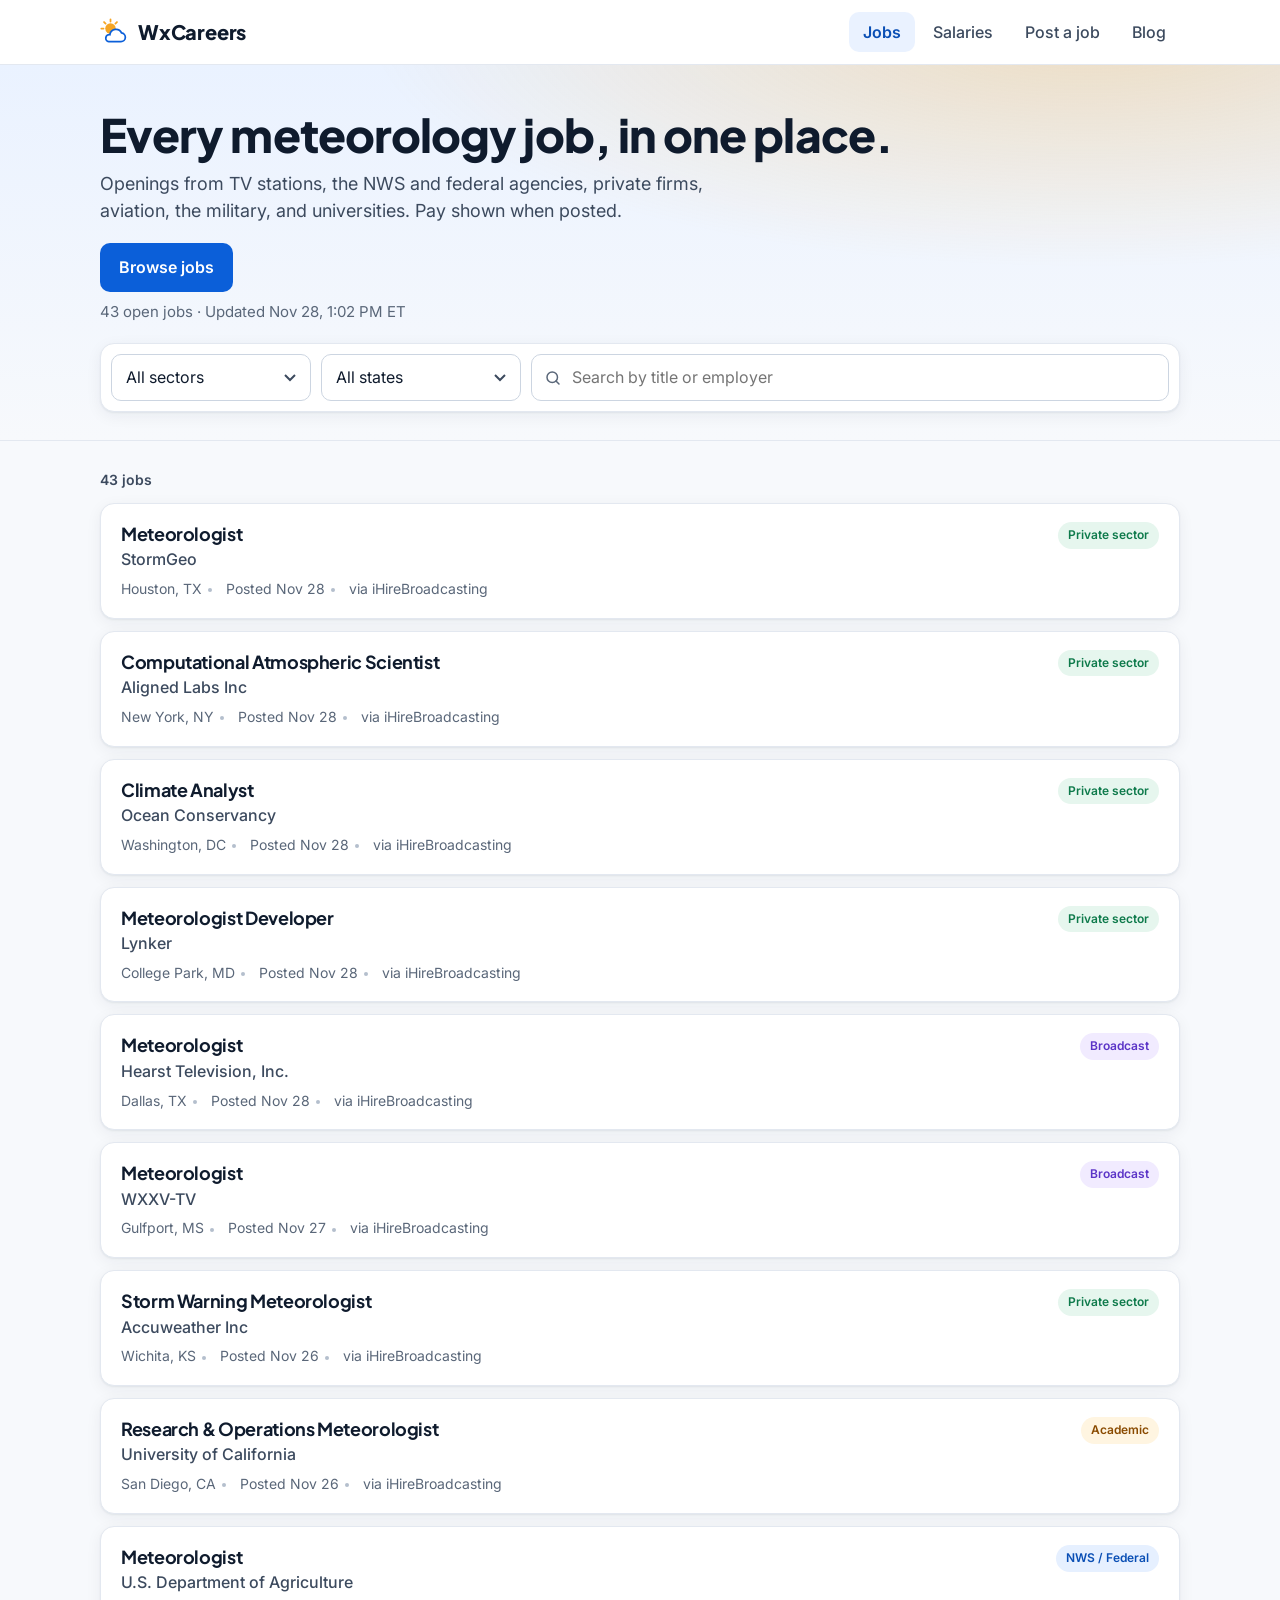
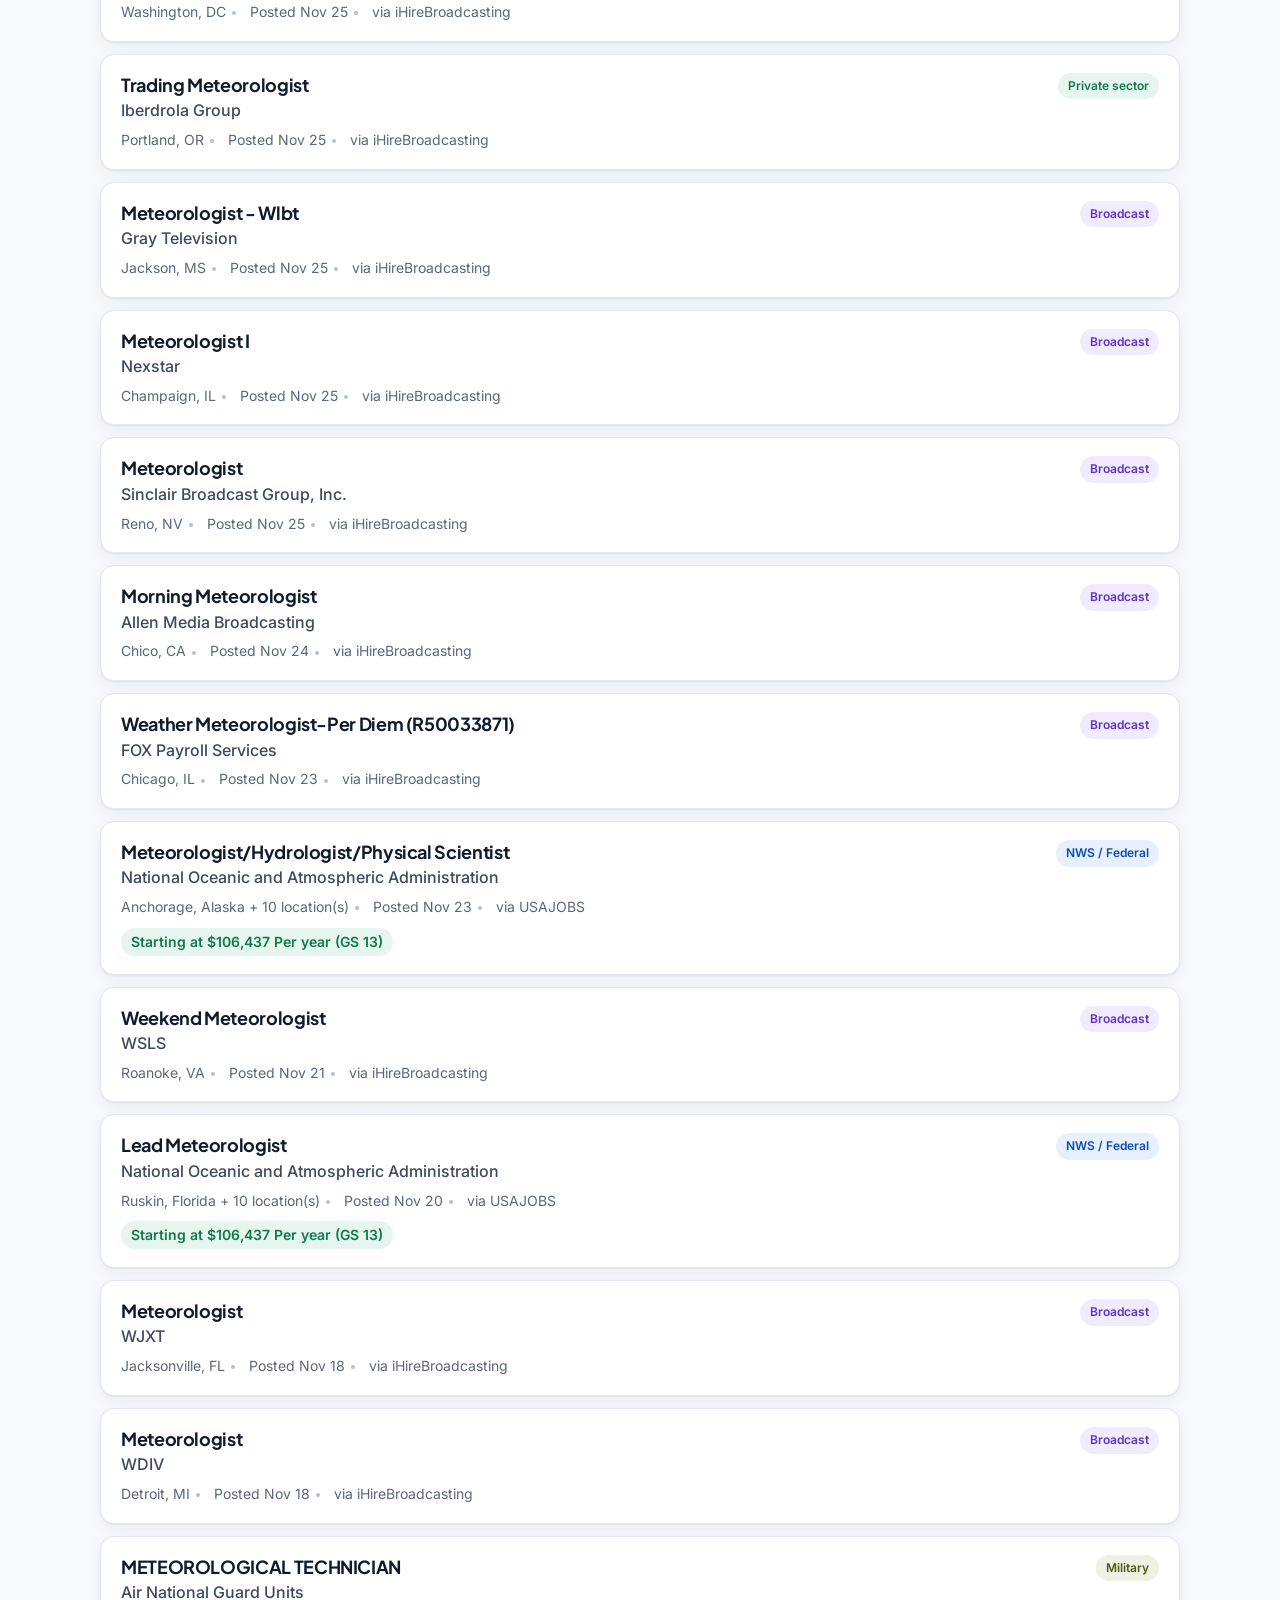
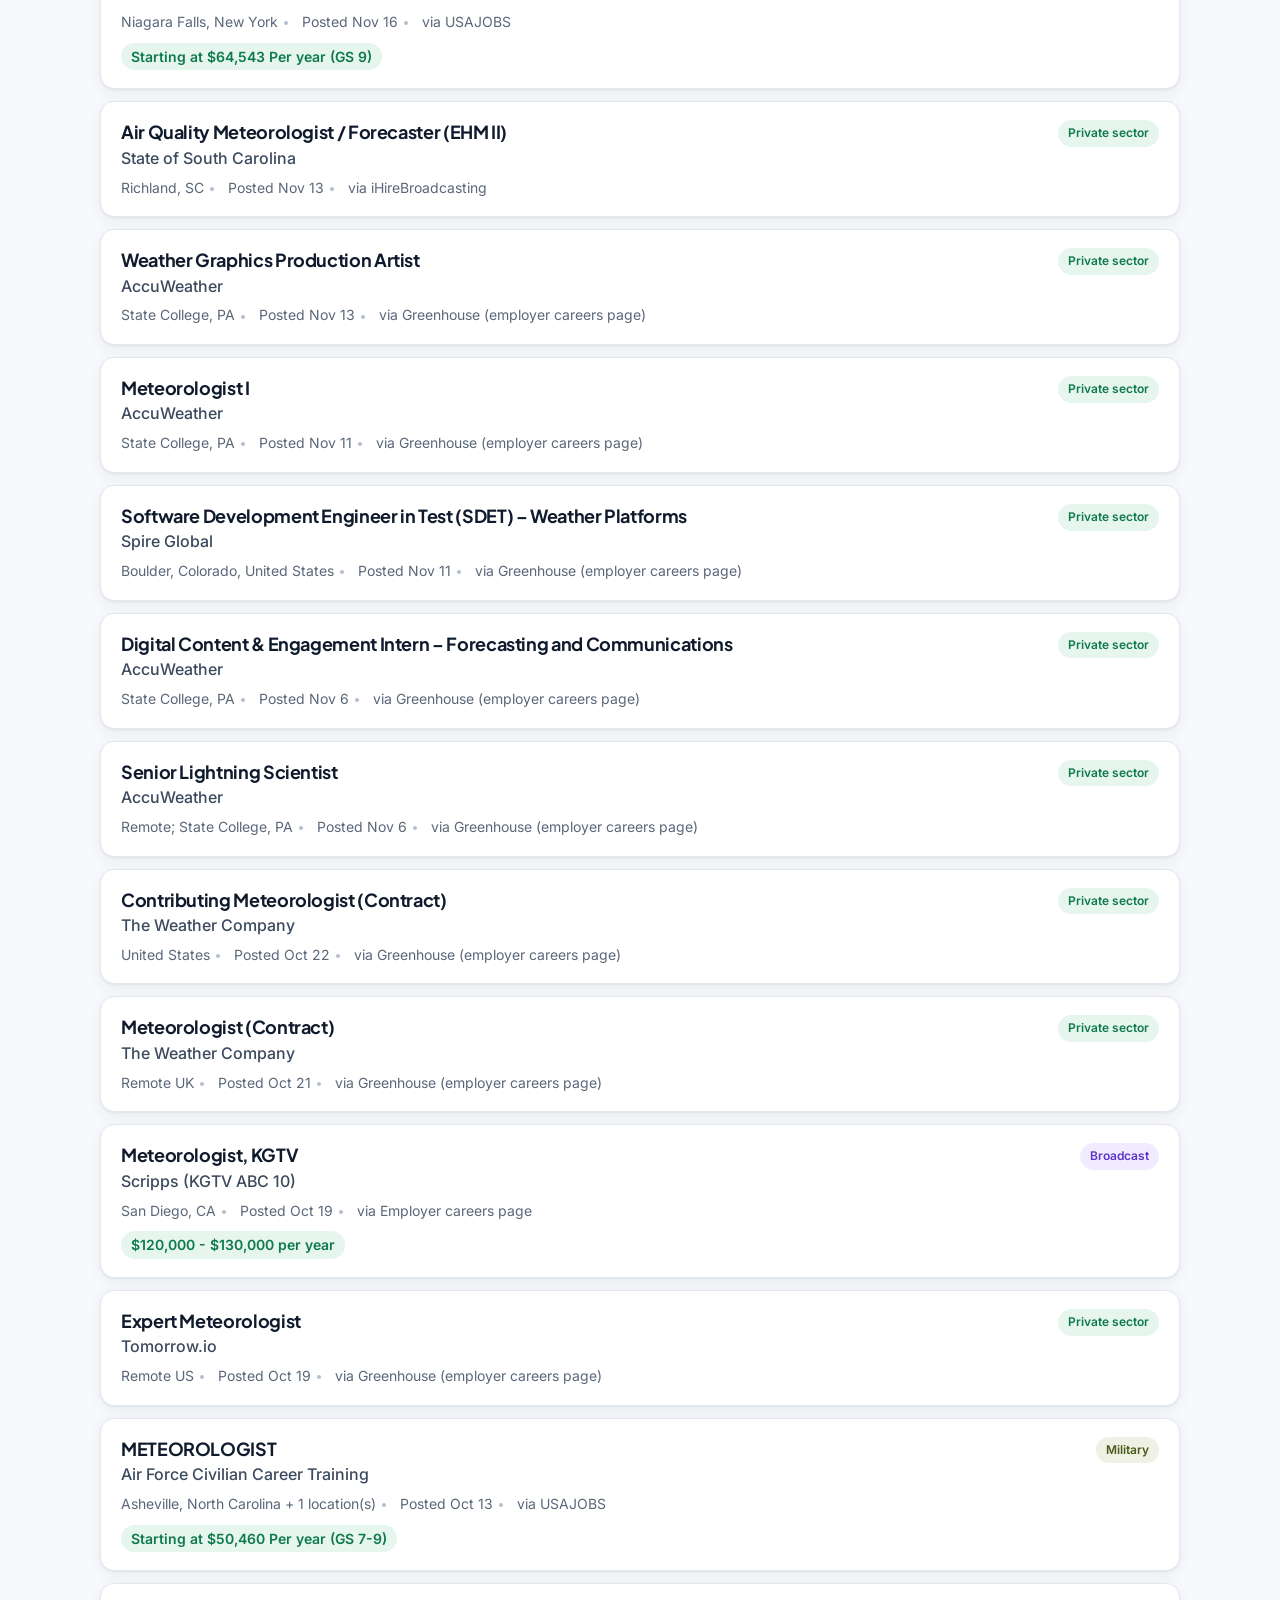
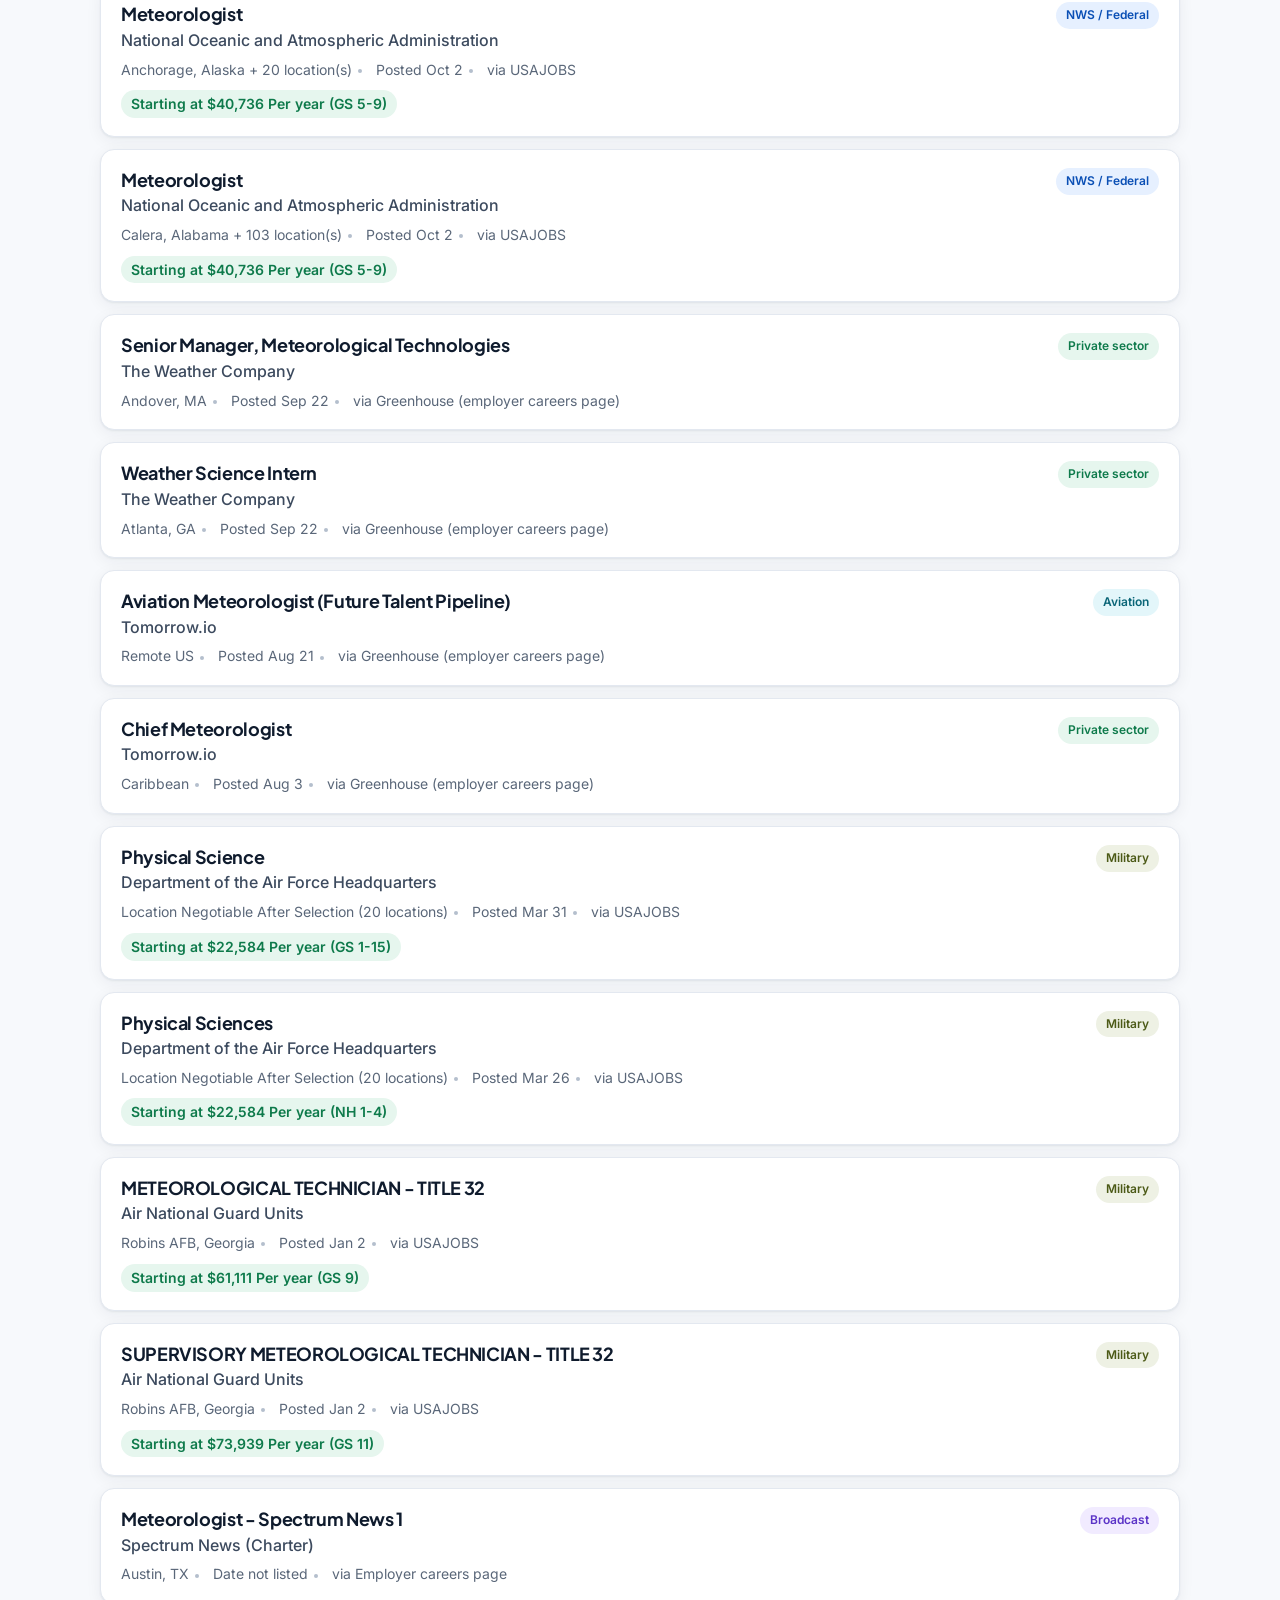
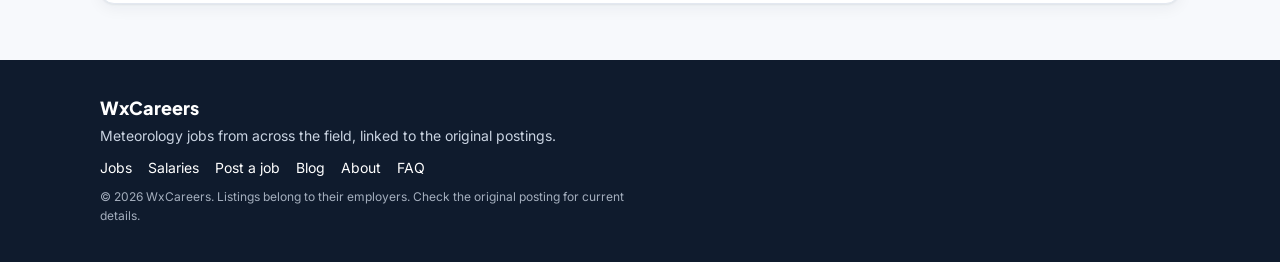
<file: site/index.html>
<!doctype html><html lang=en><head><meta charset=utf-8><meta name=viewport content="width=device-width,initial-scale=1"><title>WxCareers: All Meteorology Jobs in One Place (TV, NWS, Private, Aviation)</title><link rel=canonical href="https://wxcareers.com/"><meta name=description content="Free, independent board for meteorology jobs at TV stations, the NWS, private weather companies, aviation, the military, and universities. Filter by sector and state. Updated daily."><meta property=og:title content="WxCareers: All Meteorology Jobs in One Place (TV, NWS, Private, Aviation)"><meta property=og:description content="Free, independent board for meteorology jobs at TV stations, the NWS, private weather companies, aviation, the military, and universities. Filter by sector and state. Updated daily."><meta property=og:site_name content=WxCareers><meta property=og:url content="https://wxcareers.com/"><meta name=theme-color content="#0B5FD9"><link rel=preconnect href="https://fonts.googleapis.com"><link rel=preconnect href="https://fonts.gstatic.com" crossorigin><link rel=stylesheet href="https://fonts.googleapis.com/css2?family=Inter:wght@400;500;600;700&family=Plus+Jakarta+Sans:wght@600;700;800&display=swap"><link rel=stylesheet href="style.css?v=3"><link rel=alternate type="application/rss+xml" title="WxCareers Blog" href="https://wxcareers.com/blog/feed.xml"><script type="application/ld+json">{"@context":"https://schema.org","@graph":[{"@type":"Organization","@id":"https://wxcareers.com/#org","name":"WxCareers","url":"https://wxcareers.com/","description":"Free, independent job board for meteorology jobs in TV, the National Weather Service and federal agencies, private weather companies, aviation, the military, and universities. Not affiliated with any employer."},{"@type":"WebSite","@id":"https://wxcareers.com/#website","name":"WxCareers","url":"https://wxcareers.com/","publisher":{"@id":"https://wxcareers.com/#org"},"description":"Meteorology jobs from every sector in one place, updated daily."}]}</script></head><body>
<a class=skip href="#main">Skip to content</a>
<header class=site-header><div class="wrap nav-row"><a class=brand href=index.html><svg class="logo-mark" viewBox="0 0 32 32" aria-hidden="true" width="28" height="28"><circle cx="12" cy="12" r="6" fill="#F5A524"/><g stroke="#F5A524" stroke-width="2" stroke-linecap="round"><path d="M12 1.5v2.5M1.5 12H4M4.6 4.6l1.8 1.8M19.4 4.6l-1.8 1.8"/></g><path d="M10 27h14a5 5 0 0 0 .6-9.96A7 7 0 0 0 11.3 19 4 4 0 0 0 10 27z" fill="#fff" stroke="#0B5FD9" stroke-width="2"/></svg><span>WxCareers</span></a>
<button class=nav-toggle aria-expanded=false aria-controls=site-nav><svg viewBox="0 0 24 24" width=22 height=22 aria-hidden=true><path d="M4 7h16M4 12h16M4 17h16" fill="none" stroke="#0F1B2D" stroke-width="2" stroke-linecap="round"/></svg><span class=sr-only>Menu</span></button>
<nav id=site-nav aria-label=Main><ul><li><a href=index.html class=on aria-current=page>Jobs</a></li><li><a href=salaries.html>Salaries</a></li><li><a href=post.html>Post a job</a></li><li><a href=blog/>Blog</a></li></ul></nav></div></header>
<main id=main>
<section class=hero><div class=wrap><h1>Every meteorology job, in one place.</h1><p class=hero-lede>Openings from TV stations, the NWS and federal agencies, private firms, aviation, the military, and universities. Pay shown when posted.</p>
<div class=cta-row><a class="btn btn-primary" href="#jobs">Browse jobs</a></div>
<p class="meta hero-meta" id=upd></p>
<div class="bar filters" id=jobs role=search aria-label="Filter and search jobs">
<label class=field><span class=sr-only>Sector</span><select id=sec><option value="">All sectors</option></select></label>
<label class=field><span class=sr-only>State</span><select id=st><option value="">All states</option></select></label>
<label class="field field-search"><svg viewBox="0 0 24 24" width=18 height=18 aria-hidden=true class=ico><circle cx=11 cy=11 r=7 fill=none stroke=currentColor stroke-width=2 /><path d="M20 20l-4-4" stroke=currentColor stroke-width=2 stroke-linecap=round /></svg><span class=sr-only>Search</span><input id=q type=search placeholder="Search by title or employer"></label>
</div></div></section>
<section class="wrap content"><p class=result-count id=rc aria-live=polite></p><div id=list class=job-list><!--STATIC-JOBS--><article class=job><div class=job-main><h2 class=job-title><a href="https://www.ihirebroadcasting.com/jobs/view/544477230" target=_blank rel=noopener>Lead Meteorologist</a></h2><p class=job-employer>National Oceanic and Atmospheric Administration</p><p class=meta><span>Monterey, CA</span><span>via iHireBroadcasting</span></p></div></article><article class=job><div class=job-main><h2 class=job-title><a href="https://www.usajobs.gov/job/889714000" target=_blank rel=noopener>LEAD METEOROLOGICAL TECHNICIAN</a></h2><p class=job-employer>Air Mobility Command</p><p class=meta><span>Scott AFB, Illinois</span><span>via USAJOBS</span></p><p class=sal>Starting at $69,694 Per year (GS 10)</p></div></article><article class=job><div class=job-main><h2 class=job-title><a href="https://www.ihirebroadcasting.com/jobs/view/544386870" target=_blank rel=noopener>Meteorologist/Mmj - Kmov</a></h2><p class=job-employer>Gray Television</p><p class=meta><span>Maryland Heights, MO</span><span>via iHireBroadcasting</span></p></div></article><article class=job><div class=job-main><h2 class=job-title><a href="https://www.ihirebroadcasting.com/jobs/view/544143174" target=_blank rel=noopener>Meteorologist (W/End) - Wmtv</a></h2><p class=job-employer>Gray Television</p><p class=meta><span>Madison, WI</span><span>via iHireBroadcasting</span></p></div></article><article class=job><div class=job-main><h2 class=job-title><a href="https://www.ihirebroadcasting.com/jobs/view/544064130" target=_blank rel=noopener>Meteorologist (Launch Operations)</a></h2><p class=job-employer>SpaceX</p><p class=meta><span>TX</span><span>via iHireBroadcasting</span></p></div></article><article class=job><div class=job-main><h2 class=job-title><a href="https://www.ihirebroadcasting.com/jobs/view/544039627" target=_blank rel=noopener>Meteorologist Launch Operations</a></h2><p class=job-employer>Space Exploration Technologies Corp</p><p class=meta><span>South Padre Island, TX</span><span>via iHireBroadcasting</span></p></div></article><article class=job><div class=job-main><h2 class=job-title><a href="https://www.ihirebroadcasting.com/jobs/view/544034730" target=_blank rel=noopener>ATC Weather Forecaster</a></h2><p class=job-employer>Amentum Services Inc</p><p class=meta><span>Indian Springs, NV</span><span>via iHireBroadcasting</span></p></div></article><article class=job><div class=job-main><h2 class=job-title><a href="https://www.ihirebroadcasting.com/jobs/view/543985998" target=_blank rel=noopener>Traffic and Weather Reporter</a></h2><p class=job-employer>iHeartMedia</p><p class=meta><span>Atlanta, GA</span><span>via iHireBroadcasting</span></p></div></article><article class=job><div class=job-main><h2 class=job-title><a href="https://job-boards.greenhouse.io/theweathercompany/jobs/5239770007" target=_blank rel=noopener>Senior Meteorologist</a></h2><p class=job-employer>The Weather Company</p><p class=meta><span>Phoenix, Arizona</span><span>via Greenhouse (employer careers page)</span></p></div></article><article class=job><div class=job-main><h2 class=job-title><a href="https://www.ihirebroadcasting.com/jobs/view/541315013" target=_blank rel=noopener>Weekend Meteorologist</a></h2><p class=job-employer>WSLS</p><p class=meta><span>Roanoke, VA</span><span>via iHireBroadcasting</span></p></div></article><article class=job><div class=job-main><h2 class=job-title><a href="https://www.ihirebroadcasting.com/jobs/view/543870846" target=_blank rel=noopener>Meteorologist / MMJ</a></h2><p class=job-employer>Nexstar</p><p class=meta><span>Des Moines, IA</span><span>via iHireBroadcasting</span></p></div></article><article class=job><div class=job-main><h2 class=job-title><a href="https://www.ihirebroadcasting.com/jobs/view/543804604" target=_blank rel=noopener>Expert Meteorologist</a></h2><p class=job-employer>Tomorrow Companies Inc</p><p class=meta><span>New York, NY</span><span>via iHireBroadcasting</span></p></div></article><article class=job><div class=job-main><h2 class=job-title><a href="https://www.ihirebroadcasting.com/jobs/view/543778429" target=_blank rel=noopener>Meteorologist - WSB TV</a></h2><p class=job-employer>Cox Media Group Inc</p><p class=meta><span>Atlanta, GA</span><span>via iHireBroadcasting</span></p></div></article><article class=job><div class=job-main><h2 class=job-title><a href="https://www.ihirebroadcasting.com/jobs/view/543747015" target=_blank rel=noopener>Morning Meteorologist</a></h2><p class=job-employer>Hearst Television, Inc.</p><p class=meta><span>Oklahoma City, OK</span><span>via iHireBroadcasting</span></p></div></article><article class=job><div class=job-main><h2 class=job-title><a href="https://www.ihirebroadcasting.com/jobs/view/543729256" target=_blank rel=noopener>Expert Meteorologist</a></h2><p class=job-employer>The Tomorrow Companies Inc.</p><p class=meta><span>Boston, MA</span><span>via iHireBroadcasting</span></p></div></article><article class=job><div class=job-main><h2 class=job-title><a href="https://www.usajobs.gov/job/889594100" target=_blank rel=noopener>Lead Meteorologist</a></h2><p class=job-employer>National Oceanic and Atmospheric Administration</p><p class=meta><span>Calera, Alabama + 9 location(s)</span><span>via USAJOBS</span></p><p class=sal>Starting at $106,437 Per year (GS 13)</p></div></article><article class=job><div class=job-main><h2 class=job-title><a href="https://spire.com/careers/job-openings/job/?gh_jid=8238125&amp;gh_jid=8238125" target=_blank rel=noopener>Backend Software Engineer, Weather &amp; Aviation</a></h2><p class=job-employer>Spire Global</p><p class=meta><span>Boulder, Colorado, United States</span><span>via Greenhouse (employer careers page)</span></p></div></article><article class=job><div class=job-main><h2 class=job-title><a href="https://spire.com/careers/job-openings/job/?gh_jid=7898534&amp;gh_jid=7898534" target=_blank rel=noopener>Front-End Software Engineer — Weather Platforms</a></h2><p class=job-employer>Spire Global</p><p class=meta><span>Boulder, Colorado, United States</span><span>via Greenhouse (employer careers page)</span></p></div></article><article class=job><div class=job-main><h2 class=job-title><a href="https://spire.com/careers/job-openings/job/?gh_jid=8001327&amp;gh_jid=8001327" target=_blank rel=noopener>Sales Manager - Weather &amp; Climate (EMEA &amp; APAC)</a></h2><p class=job-employer>Spire Global</p><p class=meta><span>Remote - Based in Europe</span><span>via Greenhouse (employer careers page)</span></p></div></article><article class=job><div class=job-main><h2 class=job-title><a href="https://job-boards.greenhouse.io/theweathercompany/jobs/5270393007" target=_blank rel=noopener>Contributing Meteorologist (Contract)</a></h2><p class=job-employer>The Weather Company</p><p class=meta><span>United States</span><span>via Greenhouse (employer careers page)</span></p></div></article><article class=job><div class=job-main><h2 class=job-title><a href="https://job-boards.greenhouse.io/theweathercompany/jobs/5270411007" target=_blank rel=noopener>Meteorologist (Contract)</a></h2><p class=job-employer>The Weather Company</p><p class=meta><span>Remote UK</span><span>via Greenhouse (employer careers page)</span></p></div></article><article class=job><div class=job-main><h2 class=job-title><a href="https://scripps.wd115.myworkdayjobs.com/en-US/Scripps_Careers/job/Meteorologist--KGTV_JR036902-1" target=_blank rel=noopener>Meteorologist, KGTV</a></h2><p class=job-employer>Scripps (KGTV ABC 10)</p><p class=meta><span>San Diego, CA</span><span>via Employer careers page</span></p><p class=sal>$120,000 - $130,000 per year</p></div></article><article class=job><div class=job-main><h2 class=job-title><a href="https://boards.greenhouse.io/tomorrow/jobs/8038098003?gh_jid=8038098003" target=_blank rel=noopener>Expert Meteorologist</a></h2><p class=job-employer>Tomorrow.io</p><p class=meta><span>Remote US</span><span>via Greenhouse (employer careers page)</span></p></div></article><article class=job><div class=job-main><h2 class=job-title><a href="https://job-boards.greenhouse.io/accuweather/jobs/8189209" target=_blank rel=noopener>Digital Content &amp; Engagement Intern – Forecasting and Communications</a></h2><p class=job-employer>AccuWeather</p><p class=meta><span>State College, PA</span><span>via Greenhouse (employer careers page)</span></p></div></article><article class=job><div class=job-main><h2 class=job-title><a href="https://job-boards.greenhouse.io/accuweather/jobs/8288794" target=_blank rel=noopener>Storm Warning Meteorologist</a></h2><p class=job-employer>AccuWeather</p><p class=meta><span>Wichita, KS</span><span>via Greenhouse (employer careers page)</span></p></div></article><article class=job><div class=job-main><h2 class=job-title><a href="https://www.ihirebroadcasting.com/jobs/view/530543337" target=_blank rel=noopener>Meteorologist</a></h2><p class=job-employer>WJXT</p><p class=meta><span>Jacksonville, FL</span><span>via iHireBroadcasting</span></p></div></article><article class=job><div class=job-main><h2 class=job-title><a href="https://www.ihirebroadcasting.com/jobs/view/532962391" target=_blank rel=noopener>Meteorologist</a></h2><p class=job-employer>WDIV</p><p class=meta><span>Detroit, MI</span><span>via iHireBroadcasting</span></p></div></article><article class=job><div class=job-main><h2 class=job-title><a href="https://boards.greenhouse.io/tomorrow/jobs/8035679003?gh_jid=8035679003" target=_blank rel=noopener>Meteorological Data Scientist</a></h2><p class=job-employer>Tomorrow.io</p><p class=meta><span>Boston, Massachusetts, United States</span><span>via Greenhouse (employer careers page)</span></p></div></article><article class=job><div class=job-main><h2 class=job-title><a href="https://www.usajobs.gov/job/888500300" target=_blank rel=noopener>METEOROLOGIST</a></h2><p class=job-employer>Air Force Civilian Career Training</p><p class=meta><span>Asheville, North Carolina + 1 location(s)</span><span>via USAJOBS</span></p><p class=sal>Starting at $50,460 Per year (GS 7-9)</p></div></article><article class=job><div class=job-main><h2 class=job-title><a href="https://morganmurphymedia.com/current-openings/chief-meteorologist/" target=_blank rel=noopener>Chief Meteorologist</a></h2><p class=job-employer>Morgan Murphy Media</p><p class=meta><span>La Crosse, WI</span><span>via Employer careers page</span></p></div></article><article class=job><div class=job-main><h2 class=job-title><a href="https://www.usajobs.gov/job/887393000" target=_blank rel=noopener>Meteorologist</a></h2><p class=job-employer>National Oceanic and Atmospheric Administration</p><p class=meta><span>Anchorage, Alaska + 20 location(s)</span><span>via USAJOBS</span></p><p class=sal>Starting at $40,736 Per year (GS 5-9)</p></div></article><article class=job><div class=job-main><h2 class=job-title><a href="https://www.usajobs.gov/job/887393400" target=_blank rel=noopener>Meteorologist</a></h2><p class=job-employer>National Oceanic and Atmospheric Administration</p><p class=meta><span>Calera, Alabama + 103 location(s)</span><span>via USAJOBS</span></p><p class=sal>Starting at $40,736 Per year (GS 5-9)</p></div></article><article class=job><div class=job-main><h2 class=job-title><a href="https://job-boards.greenhouse.io/theweathercompany/jobs/5175205007" target=_blank rel=noopener>Senior Manager, Meteorological Technologies</a></h2><p class=job-employer>The Weather Company</p><p class=meta><span>Andover, MA</span><span>via Greenhouse (employer careers page)</span></p></div></article><article class=job><div class=job-main><h2 class=job-title><a href="https://job-boards.greenhouse.io/theweathercompany/jobs/5209679007" target=_blank rel=noopener>Weather Science Intern</a></h2><p class=job-employer>The Weather Company</p><p class=meta><span>Atlanta, GA</span><span>via Greenhouse (employer careers page)</span></p></div></article><article class=job><div class=job-main><h2 class=job-title><a href="https://boards.greenhouse.io/tomorrow/jobs/7930860003?gh_jid=7930860003" target=_blank rel=noopener>Aviation Meteorologist (Future Talent Pipeline)</a></h2><p class=job-employer>Tomorrow.io</p><p class=meta><span>Remote US</span><span>via Greenhouse (employer careers page)</span></p></div></article><article class=job><div class=job-main><h2 class=job-title><a href="https://boards.greenhouse.io/tomorrow/jobs/7824142003?gh_jid=7824142003" target=_blank rel=noopener>Chief Meteorologist</a></h2><p class=job-employer>Tomorrow.io</p><p class=meta><span>Caribbean</span><span>via Greenhouse (employer careers page)</span></p></div></article><article class=job><div class=job-main><h2 class=job-title><a href="https://www.usajobs.gov/job/863324300" target=_blank rel=noopener>Physical Science</a></h2><p class=job-employer>Department of the Air Force Headquarters</p><p class=meta><span>Location Negotiable After Selection (20 locations)</span><span>via USAJOBS</span></p><p class=sal>Starting at $22,584 Per year (GS 1-15)</p></div></article><article class=job><div class=job-main><h2 class=job-title><a href="https://www.usajobs.gov/job/862936600" target=_blank rel=noopener>Physical Sciences</a></h2><p class=job-employer>Department of the Air Force Headquarters</p><p class=meta><span>Location Negotiable After Selection (20 locations)</span><span>via USAJOBS</span></p><p class=sal>Starting at $22,584 Per year (NH 1-4)</p></div></article><article class=job><div class=job-main><h2 class=job-title><a href="https://job-boards.greenhouse.io/accuweather/jobs/7561810" target=_blank rel=noopener>Senior Lightning Scientist</a></h2><p class=job-employer>AccuWeather</p><p class=meta><span>Remote; State College, PA</span><span>via Greenhouse (employer careers page)</span></p></div></article><article class=job><div class=job-main><h2 class=job-title><a href="https://www.usajobs.gov/job/851247100" target=_blank rel=noopener>METEOROLOGICAL TECHNICIAN - TITLE 32</a></h2><p class=job-employer>Air National Guard Units</p><p class=meta><span>Robins AFB, Georgia</span><span>via USAJOBS</span></p><p class=sal>Starting at $61,111 Per year (GS 9)</p></div></article><article class=job><div class=job-main><h2 class=job-title><a href="https://www.usajobs.gov/job/851076600" target=_blank rel=noopener>SUPERVISORY METEOROLOGICAL TECHNICIAN - TITLE 32</a></h2><p class=job-employer>Air National Guard Units</p><p class=meta><span>Robins AFB, Georgia</span><span>via USAJOBS</span></p><p class=sal>Starting at $73,939 Per year (GS 11)</p></div></article><article class=job><div class=job-main><h2 class=job-title><a href="https://jobs.spectrum.com/job/austin/meteorologist-spectrum-news-1/4673/98755779088" target=_blank rel=noopener>Meteorologist - Spectrum News 1</a></h2><p class=job-employer>Spectrum News (Charter)</p><p class=meta><span>Austin, TX</span><span>via Employer careers page</span></p></div></article><article class=job><div class=job-main><h2 class=job-title><a href="https://jobs.spectrum.com/job/dallas/meteorologist-national-spectrum-news/4673/98391451616" target=_blank rel=noopener>Meteorologist - National Spectrum News</a></h2><p class=job-employer>Spectrum News (Charter)</p><p class=meta><span>Dallas, TX</span><span>via Employer careers page</span></p></div></article><article class=job><div class=job-main><h2 class=job-title><a href="https://jobs.spectrum.com/job/dallas/meteorologist-spectrum-news-sn/4673/100818516624" target=_blank rel=noopener>Meteorologist - Spectrum News SN</a></h2><p class=job-employer>Spectrum News (Charter)</p><p class=meta><span>Dallas, TX</span><span>via Employer careers page</span></p></div></article><article class=job><div class=job-main><h2 class=job-title><a href="https://jobs.spectrum.com/job/louisville/meteorologist-spectrum-news-1/4673/100194462992" target=_blank rel=noopener>Meteorologist - Spectrum News 1</a></h2><p class=job-employer>Spectrum News (Charter)</p><p class=meta><span>Louisville, KY</span><span>via Employer careers page</span></p></div></article><!--/STATIC-JOBS--></div></section>
</main><footer class=site-footer><div class=wrap><p class=footer-brand>WxCareers</p><p>Meteorology jobs from across the field, linked to the original postings.</p><p class=footer-links><a href=index.html>Jobs</a><a href=salaries.html>Salaries</a><a href=post.html>Post a job</a><a href=blog/>Blog</a><a href=about.html>About</a><a href=faq.html>FAQ</a></p><p class=small>© 2026 WxCareers. Listings belong to their employers. Check the original posting for current details.</p></div></footer>
<script>(function(){var b=document.querySelector('.nav-toggle'),n=document.getElementById('site-nav');b.addEventListener('click',function(){var o=b.getAttribute('aria-expanded')==='true';b.setAttribute('aria-expanded',String(!o));n.classList.toggle('open',!o)})})();</script>
<script>
const LABEL={TV:'Broadcast',federal:'NWS / Federal',private:'Private sector',aviation:'Aviation',military:'Military',academic:'Academic',energy:'Energy'};const lbl=s=>LABEL[s]||s;const fmtUpd=u=>{const d=new Date(/[zZ]|[+-]\d\d:?\d\d$/.test(u)?u:u+'Z');if(isNaN(d))return u;const p=Object.fromEntries(new Intl.DateTimeFormat('en-US',{timeZone:'America/New_York',month:'short',day:'numeric',hour:'numeric',minute:'2-digit'}).formatToParts(d).map(x=>[x.type,x.value]));return `Updated ${p.month} ${p.day}, ${p.hour}:${p.minute} ${p.dayPeriod} ET`};const fmtDate=x=>{const m=/^(\d{4})-(\d\d)-(\d\d)/.exec(x||'');if(!m)return x;const d=new Date(Date.UTC(+m[1],m[2]-1,+m[3]));return d.toLocaleDateString('en-US',{month:'short',day:'numeric',timeZone:'UTC'})+(+m[1]!==new Date().getFullYear()?', '+m[1]:'')};let J=[];const $=i=>document.getElementById(i);const esc=v=>String(v??'').replace(/[&<>"']/g,c=>({'&':'&amp;','<':'&lt;','>':'&gt;','"':'&quot;',"'":'&#39;'}[c]));
fetch('jobs.json').then(r=>r.json()).then(d=>{J=d.jobs;$('upd').textContent=d.count+' open jobs · '+fmtUpd(d.updated);
[...new Set(J.map(j=>j.sector))].sort().forEach(s=>$('sec').add(new Option(lbl(s),s)));
[...new Set(J.map(j=>j.state))].sort().forEach(s=>$('st').add(new Option(s,s)));draw()}).catch(()=>{$('list').innerHTML='<p class=empty>Could not load jobs.</p>'});
['sec','st','q'].forEach(i=>$(i).oninput=draw);
function draw(){const s=$('sec').value,t=$('st').value,q=$('q').value.toLowerCase();
const r=J.filter(j=>(!s||j.sector==s)&&(!t||j.state==t)&&(!q||(j.title+j.employer).toLowerCase().includes(q)));
$('rc').textContent=r.length+(r.length==1?' job':' jobs');
$('list').innerHTML=r.map(j=>`<article class=job><div class=job-main><h2 class=job-title><a href="${esc(j.url)}" target=_blank rel=noopener>${esc(j.title)}</a></h2><p class=job-employer>${esc(j.employer)}</p><p class=meta><span>${esc(j.location)}</span><span>${j.date_posted?'Posted '+esc(fmtDate(j.date_posted)):'Date not listed'}</span><span>via ${esc(j.source)}</span></p>${j.salary?`<p class=sal>${esc(j.salary)}</p>`:''}</div><span class="tag tag-${esc(j.sector).toLowerCase().replace(/[^a-z]+/g,'-')}">${esc(lbl(j.sector))}</span></article>`).join('')||'<p class=empty>No jobs match. Try another sector or state, or clear the search.</p>'}
</script></body></html>
</file>
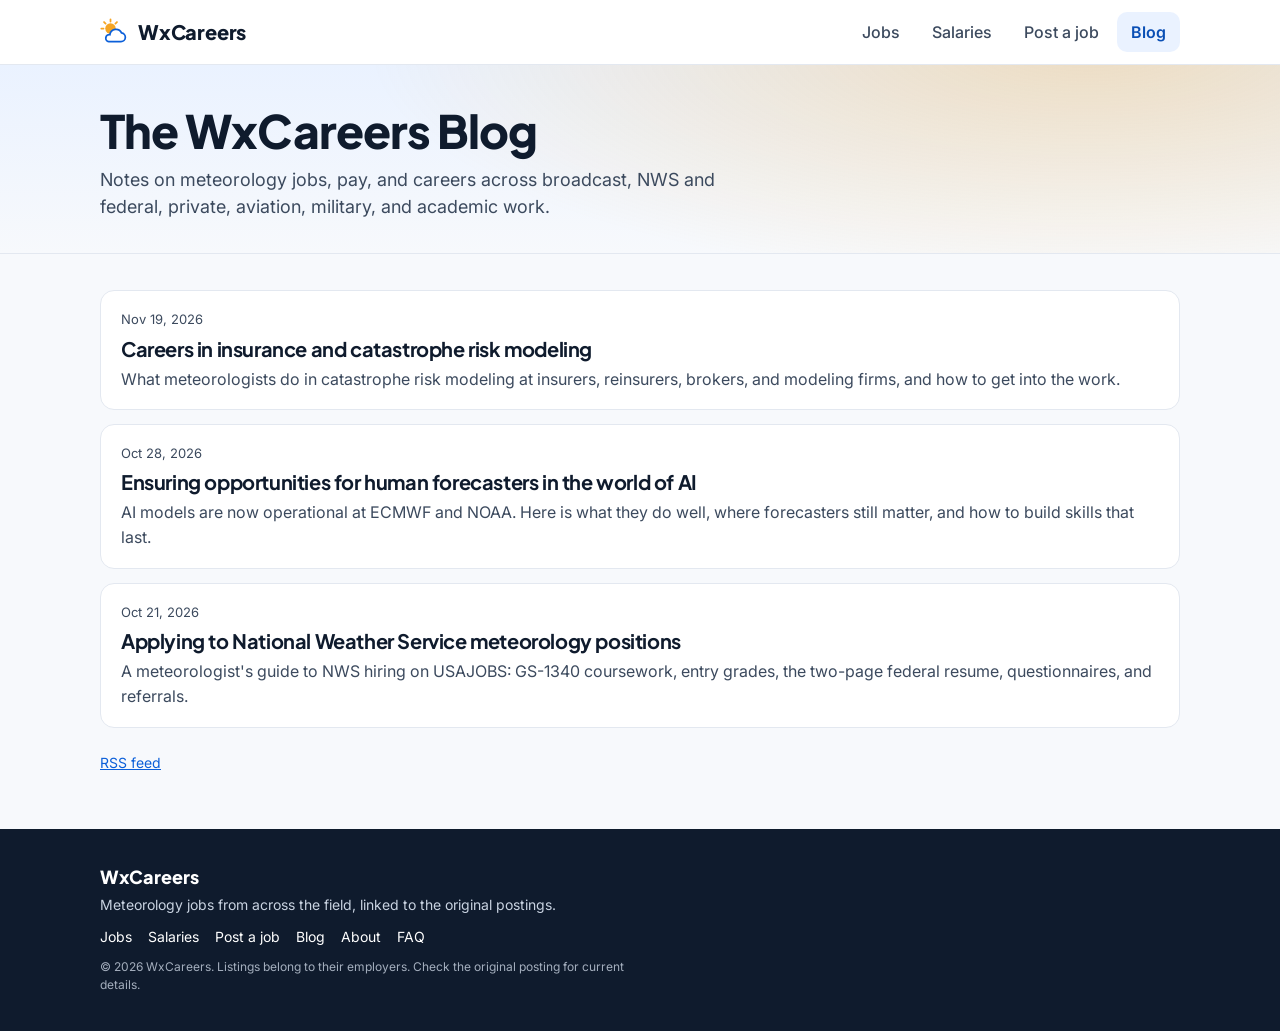
<file: site/blog/index.html>
<!doctype html><html lang=en><head><meta charset=utf-8><meta name=viewport content="width=device-width,initial-scale=1"><title>Blog | WxCareers</title><link rel=canonical href="https://wxcareers.com/blog/"><meta name=description content="Notes on meteorology jobs, pay, and careers from WxCareers."><meta property=og:title content="Blog | WxCareers"><meta property=og:description content="Notes on meteorology jobs, pay, and careers from WxCareers."><meta property=og:type content=website><meta property=og:site_name content=WxCareers><meta property=og:url content="https://wxcareers.com/blog/"><meta name=theme-color content="#0B5FD9"><link rel=preconnect href="https://fonts.googleapis.com"><link rel=preconnect href="https://fonts.gstatic.com" crossorigin><link rel=stylesheet href="https://fonts.googleapis.com/css2?family=Inter:wght@400;500;600;700&family=Plus+Jakarta+Sans:wght@600;700;800&display=swap"><link rel=stylesheet href="../style.css?v=3"><link rel=alternate type="application/rss+xml" title="WxCareers Blog" href="https://wxcareers.com/blog/feed.xml"><script type="application/ld+json">{"@context":"https://schema.org","@graph":[{"@type":"Organization","@id":"https://wxcareers.com/#org","name":"WxCareers","url":"https://wxcareers.com/","description":"Free, independent job board for meteorology jobs in TV, the National Weather Service and federal agencies, private weather companies, aviation, the military, and universities. Not affiliated with any employer."},{"@type":"WebSite","@id":"https://wxcareers.com/#website","name":"WxCareers","url":"https://wxcareers.com/","publisher":{"@id":"https://wxcareers.com/#org"},"description":"Meteorology jobs from every sector in one place, updated daily."}]}</script></head><body>
<a class=skip href="#main">Skip to content</a>
<header class=site-header><div class="wrap nav-row"><a class=brand href=../index.html><svg class="logo-mark" viewBox="0 0 32 32" aria-hidden="true" width="28" height="28"><circle cx="12" cy="12" r="6" fill="#F5A524"/><g stroke="#F5A524" stroke-width="2" stroke-linecap="round"><path d="M12 1.5v2.5M1.5 12H4M4.6 4.6l1.8 1.8M19.4 4.6l-1.8 1.8"/></g><path d="M10 27h14a5 5 0 0 0 .6-9.96A7 7 0 0 0 11.3 19 4 4 0 0 0 10 27z" fill="#fff" stroke="#0B5FD9" stroke-width="2"/></svg><span>WxCareers</span></a>
<button class=nav-toggle aria-expanded=false aria-controls=site-nav><svg viewBox="0 0 24 24" width=22 height=22 aria-hidden=true><path d="M4 7h16M4 12h16M4 17h16" fill="none" stroke="#0F1B2D" stroke-width="2" stroke-linecap="round"/></svg><span class=sr-only>Menu</span></button>
<nav id=site-nav aria-label=Main><ul><li><a href=../index.html>Jobs</a></li><li><a href=../salaries.html>Salaries</a></li><li><a href=../post.html>Post a job</a></li><li><a href=../blog/ class=on aria-current=page>Blog</a></li></ul></nav></div></header>
<main id=main><section class="hero hero-sm"><div class=wrap><h1>The WxCareers Blog</h1><p class=hero-lede>Notes on meteorology jobs, pay, and careers across broadcast, NWS and federal, private, aviation, military, and academic work.</p></div></section><section class="wrap content"><div class=post-list><article class=post-card><p class=post-date><time datetime="2026-11-19">Nov 19, 2026</time></p><h2><a href="insurance-catastrophe-risk-modeling/">Careers in insurance and catastrophe risk modeling</a></h2><p>What meteorologists do in catastrophe risk modeling at insurers, reinsurers, brokers, and modeling firms, and how to get into the work.</p></article><article class=post-card><p class=post-date><time datetime="2026-10-28">Oct 28, 2026</time></p><h2><a href="human-forecasters-ai/">Ensuring opportunities for human forecasters in the world of AI</a></h2><p>AI models are now operational at ECMWF and NOAA. Here is what they do well, where forecasters still matter, and how to build skills that last.</p></article><article class=post-card><p class=post-date><time datetime="2026-10-21">Oct 21, 2026</time></p><h2><a href="nws-jobs-usajobs/">Applying to National Weather Service meteorology positions</a></h2><p>A meteorologist&#x27;s guide to NWS hiring on USAJOBS: GS-1340 coursework, entry grades, the two-page federal resume, questionnaires, and referrals.</p></article></div><p class=meta><a href="feed.xml">RSS feed</a></p></section></main><footer class=site-footer><div class=wrap><p class=footer-brand>WxCareers</p><p>Meteorology jobs from across the field, linked to the original postings.</p><p class=footer-links><a href=../index.html>Jobs</a><a href=../salaries.html>Salaries</a><a href=../post.html>Post a job</a><a href=../blog/>Blog</a><a href=../about.html>About</a><a href=../faq.html>FAQ</a></p><p class=small>© 2026 WxCareers. Listings belong to their employers. Check the original posting for current details.</p></div></footer><script>(function(){var b=document.querySelector('.nav-toggle'),n=document.getElementById('site-nav');b.addEventListener('click',function(){var o=b.getAttribute('aria-expanded')==='true';b.setAttribute('aria-expanded',String(!o));n.classList.toggle('open',!o)})})();</script></body></html>
</file>
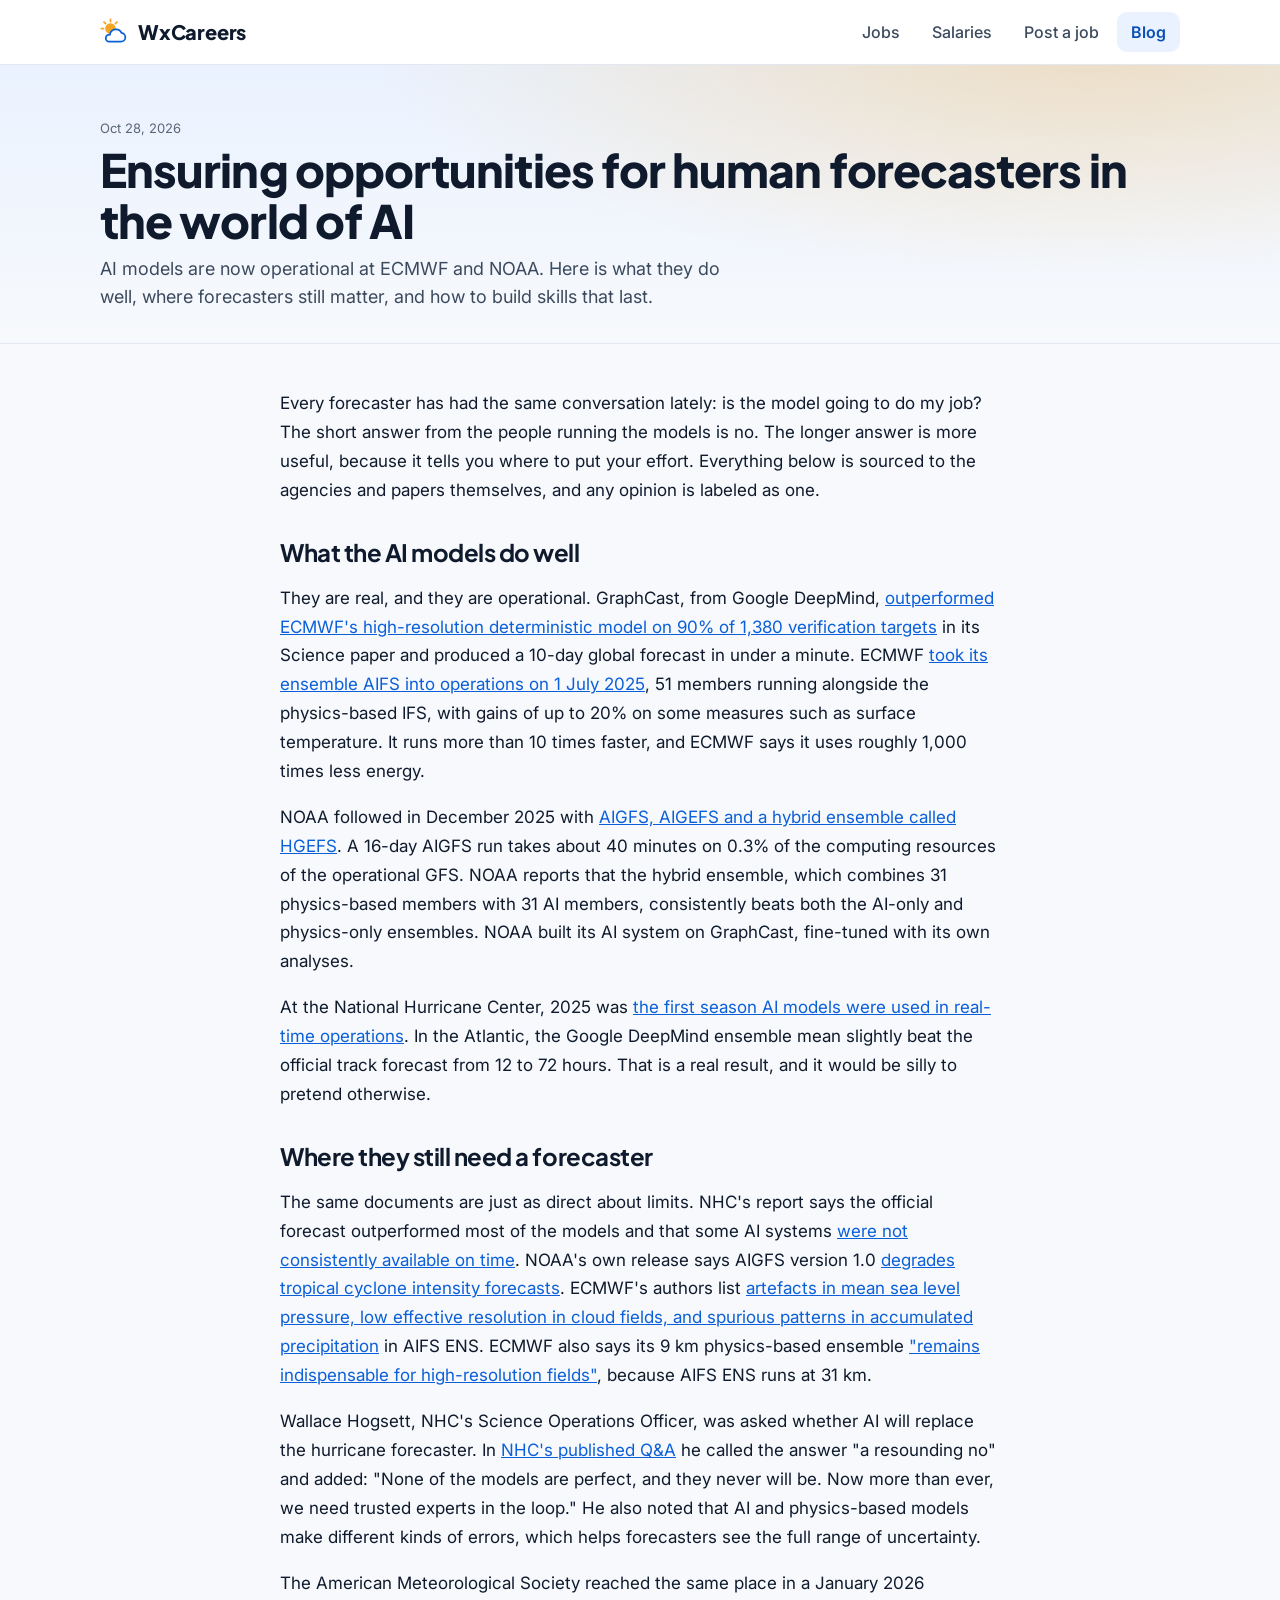
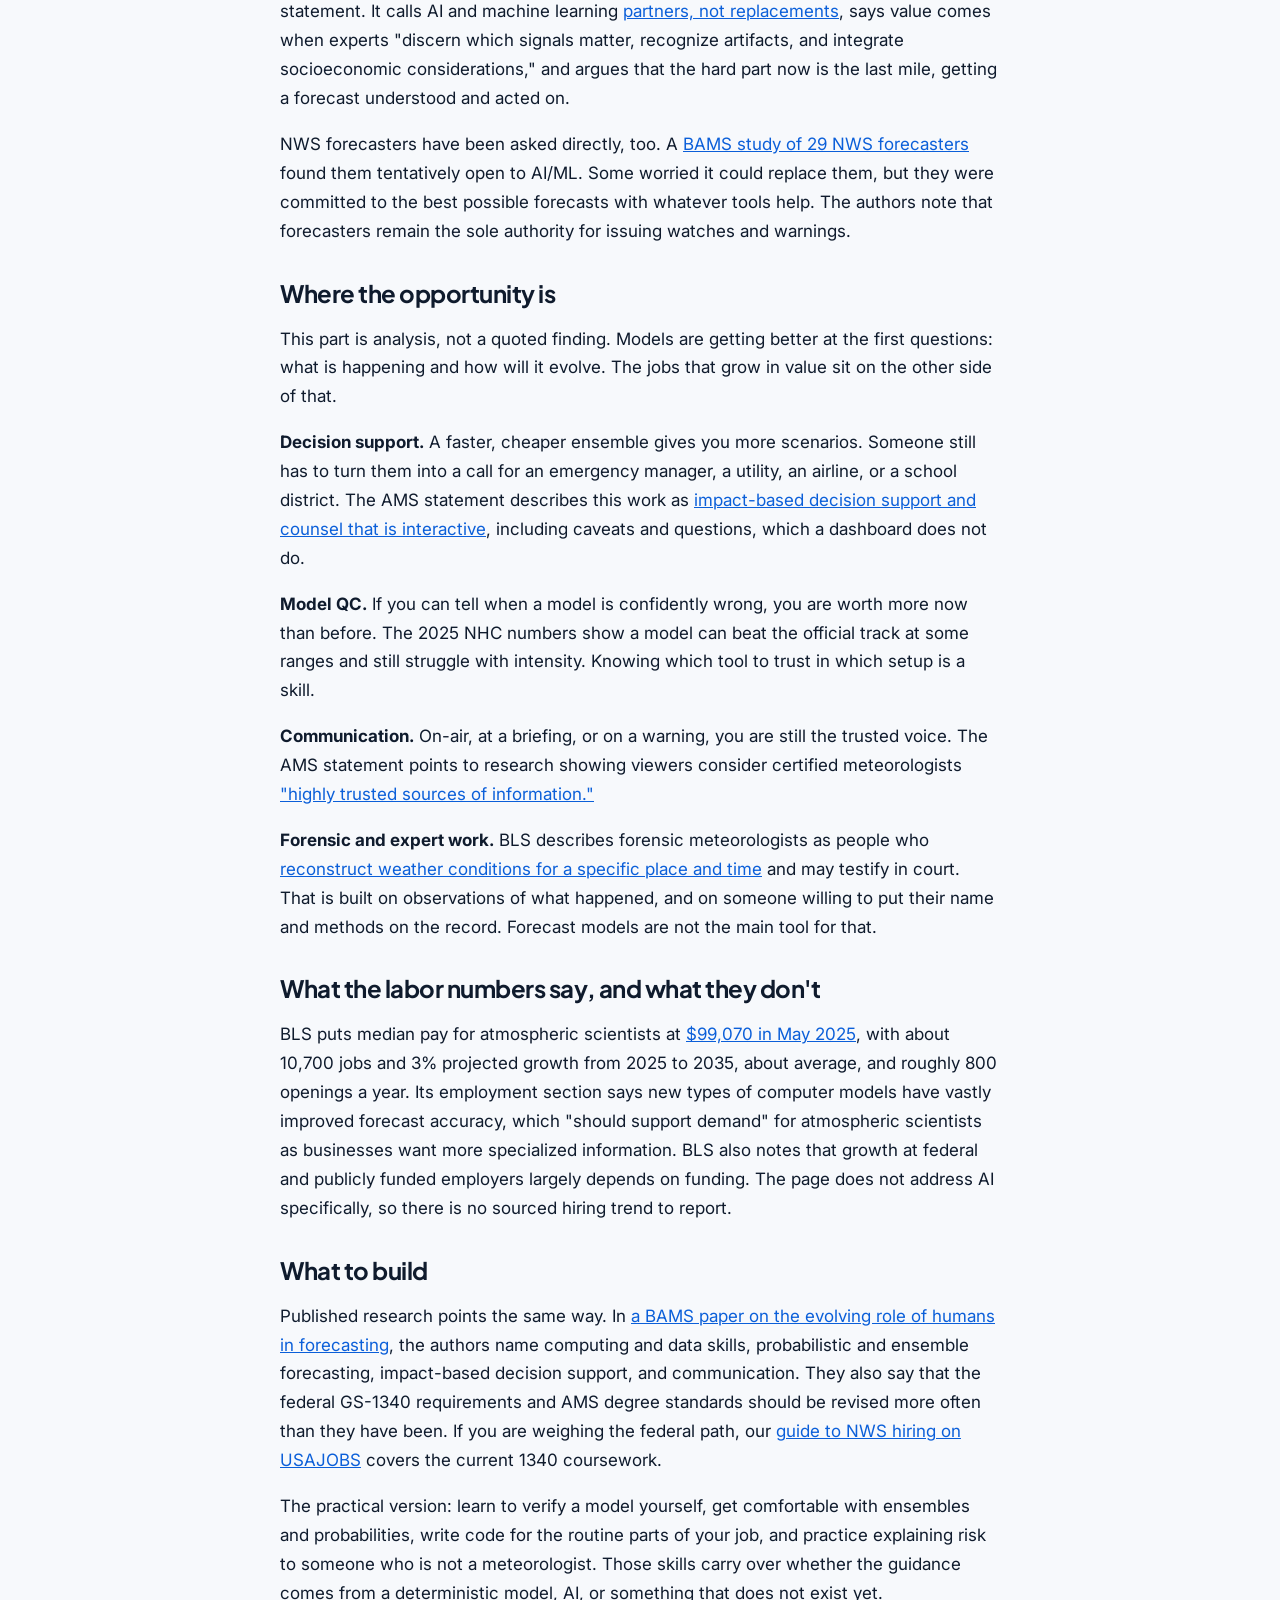
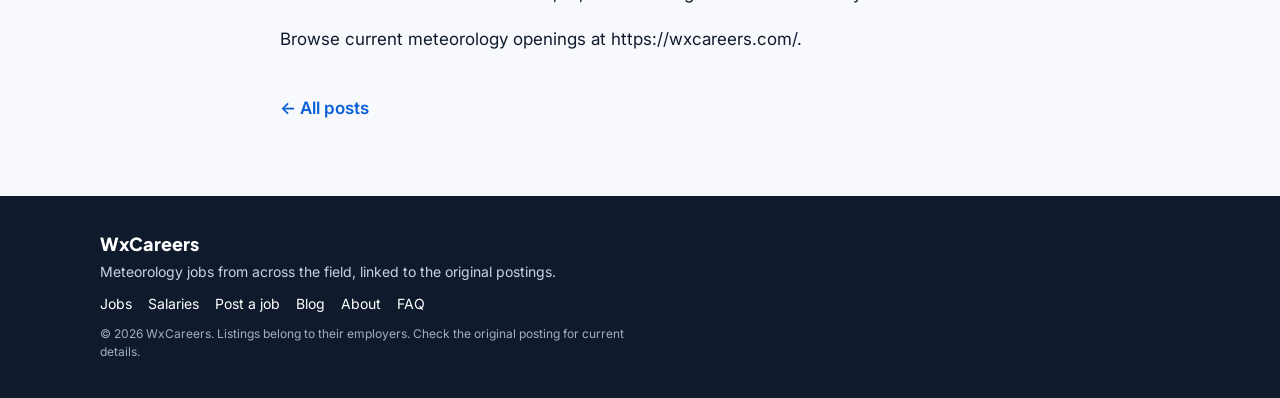
<file: site/blog/human-forecasters-ai/index.html>
<!doctype html><html lang=en><head><meta charset=utf-8><meta name=viewport content="width=device-width,initial-scale=1"><title>Ensuring opportunities for human forecasters in the world of AI | WxCareers Blog</title><link rel=canonical href="https://wxcareers.com/blog/human-forecasters-ai/"><meta name=description content="AI models are now operational at ECMWF and NOAA. Here is what they do well, where forecasters still matter, and how to build skills that last."><meta property=og:title content="Ensuring opportunities for human forecasters in the world of AI | WxCareers Blog"><meta property=og:description content="AI models are now operational at ECMWF and NOAA. Here is what they do well, where forecasters still matter, and how to build skills that last."><meta property=og:type content=article><meta property=og:site_name content=WxCareers><meta property=og:url content="https://wxcareers.com/blog/human-forecasters-ai/"><meta property=article:published_time content="2026-10-28"><meta name=theme-color content="#0B5FD9"><link rel=preconnect href="https://fonts.googleapis.com"><link rel=preconnect href="https://fonts.gstatic.com" crossorigin><link rel=stylesheet href="https://fonts.googleapis.com/css2?family=Inter:wght@400;500;600;700&family=Plus+Jakarta+Sans:wght@600;700;800&display=swap"><link rel=stylesheet href="../../style.css?v=3"><link rel=alternate type="application/rss+xml" title="WxCareers Blog" href="https://wxcareers.com/blog/feed.xml"><script type="application/ld+json">{"@context":"https://schema.org","@graph":[{"@type":"Organization","@id":"https://wxcareers.com/#org","name":"WxCareers","url":"https://wxcareers.com/","description":"Free, independent job board for meteorology jobs in TV, the National Weather Service and federal agencies, private weather companies, aviation, the military, and universities. Not affiliated with any employer."},{"@type":"WebSite","@id":"https://wxcareers.com/#website","name":"WxCareers","url":"https://wxcareers.com/","publisher":{"@id":"https://wxcareers.com/#org"},"description":"Meteorology jobs from every sector in one place, updated daily."}]}</script></head><body>
<a class=skip href="#main">Skip to content</a>
<header class=site-header><div class="wrap nav-row"><a class=brand href=../../index.html><svg class="logo-mark" viewBox="0 0 32 32" aria-hidden="true" width="28" height="28"><circle cx="12" cy="12" r="6" fill="#F5A524"/><g stroke="#F5A524" stroke-width="2" stroke-linecap="round"><path d="M12 1.5v2.5M1.5 12H4M4.6 4.6l1.8 1.8M19.4 4.6l-1.8 1.8"/></g><path d="M10 27h14a5 5 0 0 0 .6-9.96A7 7 0 0 0 11.3 19 4 4 0 0 0 10 27z" fill="#fff" stroke="#0B5FD9" stroke-width="2"/></svg><span>WxCareers</span></a>
<button class=nav-toggle aria-expanded=false aria-controls=site-nav><svg viewBox="0 0 24 24" width=22 height=22 aria-hidden=true><path d="M4 7h16M4 12h16M4 17h16" fill="none" stroke="#0F1B2D" stroke-width="2" stroke-linecap="round"/></svg><span class=sr-only>Menu</span></button>
<nav id=site-nav aria-label=Main><ul><li><a href=../../index.html>Jobs</a></li><li><a href=../../salaries.html>Salaries</a></li><li><a href=../../post.html>Post a job</a></li><li><a href=../../blog/ class=on aria-current=page>Blog</a></li></ul></nav></div></header>
<main id=main><section class="hero hero-sm"><div class=wrap><p class=post-date><time datetime="2026-10-28">Oct 28, 2026</time></p><h1>Ensuring opportunities for human forecasters in the world of AI</h1><p class=hero-lede>AI models are now operational at ECMWF and NOAA. Here is what they do well, where forecasters still matter, and how to build skills that last.</p></div></section><section class="wrap content"><article class=article><p>Every forecaster has had the same conversation lately: is the model going to do my job? The short answer from the people running the models is no. The longer answer is more useful, because it tells you where to put your effort. Everything below is sourced to the agencies and papers themselves, and any opinion is labeled as one.</p>
<h2>What the AI models do well</h2>
<p>They are real, and they are operational. GraphCast, from Google DeepMind, <a href="https://www.science.org/doi/10.1126/science.adi2336">outperformed ECMWF's high-resolution deterministic model on 90% of 1,380 verification targets</a> in its Science paper and produced a 10-day global forecast in under a minute. ECMWF <a href="https://www.ecmwf.int/en/about/media-centre/news/2025/ecmwfs-ensemble-ai-forecasts-become-operational">took its ensemble AIFS into operations on 1 July 2025</a>, 51 members running alongside the physics-based IFS, with gains of up to 20% on some measures such as surface temperature. It runs more than 10 times faster, and ECMWF says it uses roughly 1,000 times less energy.</p>
<p>NOAA followed in December 2025 with <a href="https://www.noaa.gov/news-release/noaa-deploys-new-generation-of-ai-driven-global-weather-models">AIGFS, AIGEFS and a hybrid ensemble called HGEFS</a>. A 16-day AIGFS run takes about 40 minutes on 0.3% of the computing resources of the operational GFS. NOAA reports that the hybrid ensemble, which combines 31 physics-based members with 31 AI members, consistently beats both the AI-only and physics-only ensembles. NOAA built its AI system on GraphCast, fine-tuned with its own analyses.</p>
<p>At the National Hurricane Center, 2025 was <a href="https://www.nhc.noaa.gov/verification/pdfs/Verification_2025.pdf">the first season AI models were used in real-time operations</a>. In the Atlantic, the Google DeepMind ensemble mean slightly beat the official track forecast from 12 to 72 hours. That is a real result, and it would be silly to pretend otherwise.</p>
<h2>Where they still need a forecaster</h2>
<p>The same documents are just as direct about limits. NHC's report says the official forecast outperformed most of the models and that some AI systems <a href="https://www.nhc.noaa.gov/verification/pdfs/Verification_2025.pdf">were not consistently available on time</a>. NOAA's own release says AIGFS version 1.0 <a href="https://www.noaa.gov/news-release/noaa-deploys-new-generation-of-ai-driven-global-weather-models">degrades tropical cyclone intensity forecasts</a>. ECMWF's authors list <a href="https://www.ecmwf.int/en/newsletter/185/earth-system-science/aifs-ens-becomes-operational">artefacts in mean sea level pressure, low effective resolution in cloud fields, and spurious patterns in accumulated precipitation</a> in AIFS ENS. ECMWF also says its 9 km physics-based ensemble <a href="https://www.ecmwf.int/en/about/media-centre/news/2025/ecmwfs-ensemble-ai-forecasts-become-operational">"remains indispensable for high-resolution fields"</a>, because AIFS ENS runs at 31 km.</p>
<p>Wallace Hogsett, NHC's Science Operations Officer, was asked whether AI will replace the hurricane forecaster. In <a href="https://www.weather.gov/news/261102-AI-Hurricane-Forecasting">NHC's published Q&amp;A</a> he called the answer "a resounding no" and added: "None of the models are perfect, and they never will be. Now more than ever, we need trusted experts in the loop." He also noted that AI and physics-based models make different kinds of errors, which helps forecasters see the full range of uncertainty.</p>
<p>The American Meteorological Society reached the same place in a January 2026 statement. It calls AI and machine learning <a href="https://www.ametsoc.org/ams/about-ams/ams-statements/statements-of-the-ams-in-force/the-indispensable-role-of-people-in-the-weather-and-climate-forecast-value-chain/">partners, not replacements</a>, says value comes when experts "discern which signals matter, recognize artifacts, and integrate socioeconomic considerations," and argues that the hard part now is the last mile, getting a forecast understood and acted on.</p>
<p>NWS forecasters have been asked directly, too. A <a href="https://doi.org/10.1175/bams-d-24-0044.1">BAMS study of 29 NWS forecasters</a> found them tentatively open to AI/ML. Some worried it could replace them, but they were committed to the best possible forecasts with whatever tools help. The authors note that forecasters remain the sole authority for issuing watches and warnings.</p>
<h2>Where the opportunity is</h2>
<p>This part is analysis, not a quoted finding. Models are getting better at the first questions: what is happening and how will it evolve. The jobs that grow in value sit on the other side of that.</p>
<p><strong>Decision support.</strong> A faster, cheaper ensemble gives you more scenarios. Someone still has to turn them into a call for an emergency manager, a utility, an airline, or a school district. The AMS statement describes this work as <a href="https://www.ametsoc.org/ams/about-ams/ams-statements/statements-of-the-ams-in-force/the-indispensable-role-of-people-in-the-weather-and-climate-forecast-value-chain/">impact-based decision support and counsel that is interactive</a>, including caveats and questions, which a dashboard does not do.</p>
<p><strong>Model QC.</strong> If you can tell when a model is confidently wrong, you are worth more now than before. The 2025 NHC numbers show a model can beat the official track at some ranges and still struggle with intensity. Knowing which tool to trust in which setup is a skill.</p>
<p><strong>Communication.</strong> On-air, at a briefing, or on a warning, you are still the trusted voice. The AMS statement points to research showing viewers consider certified meteorologists <a href="https://www.ametsoc.org/ams/about-ams/ams-statements/statements-of-the-ams-in-force/the-indispensable-role-of-people-in-the-weather-and-climate-forecast-value-chain/">"highly trusted sources of information."</a></p>
<p><strong>Forensic and expert work.</strong> BLS describes forensic meteorologists as people who <a href="https://www.bls.gov/ooh/life-physical-and-social-science/atmospheric-scientists-including-meteorologists.htm">reconstruct weather conditions for a specific place and time</a> and may testify in court. That is built on observations of what happened, and on someone willing to put their name and methods on the record. Forecast models are not the main tool for that.</p>
<h2>What the labor numbers say, and what they don't</h2>
<p>BLS puts median pay for atmospheric scientists at <a href="https://www.bls.gov/ooh/life-physical-and-social-science/atmospheric-scientists-including-meteorologists.htm">$99,070 in May 2025</a>, with about 10,700 jobs and 3% projected growth from 2025 to 2035, about average, and roughly 800 openings a year. Its employment section says new types of computer models have vastly improved forecast accuracy, which "should support demand" for atmospheric scientists as businesses want more specialized information. BLS also notes that growth at federal and publicly funded employers largely depends on funding. The page does not address AI specifically, so there is no sourced hiring trend to report.</p>
<h2>What to build</h2>
<p>Published research points the same way. In <a href="https://journals.ametsoc.org/view/journals/bams/103/8/BAMS-D-20-0326.1.xml">a BAMS paper on the evolving role of humans in forecasting</a>, the authors name computing and data skills, probabilistic and ensemble forecasting, impact-based decision support, and communication. They also say that the federal GS-1340 requirements and AMS degree standards should be revised more often than they have been. If you are weighing the federal path, our <a href="https://wxcareers.com/blog/nws-jobs-usajobs/">guide to NWS hiring on USAJOBS</a> covers the current 1340 coursework.</p>
<p>The practical version: learn to verify a model yourself, get comfortable with ensembles and probabilities, write code for the routine parts of your job, and practice explaining risk to someone who is not a meteorologist. Those skills carry over whether the guidance comes from a deterministic model, AI, or something that does not exist yet.</p>
<p>Browse current meteorology openings at https://wxcareers.com/.</p><p><a class=back href="../">← All posts</a></p></article></section></main><footer class=site-footer><div class=wrap><p class=footer-brand>WxCareers</p><p>Meteorology jobs from across the field, linked to the original postings.</p><p class=footer-links><a href=../../index.html>Jobs</a><a href=../../salaries.html>Salaries</a><a href=../../post.html>Post a job</a><a href=../../blog/>Blog</a><a href=../../about.html>About</a><a href=../../faq.html>FAQ</a></p><p class=small>© 2026 WxCareers. Listings belong to their employers. Check the original posting for current details.</p></div></footer><script>(function(){var b=document.querySelector('.nav-toggle'),n=document.getElementById('site-nav');b.addEventListener('click',function(){var o=b.getAttribute('aria-expanded')==='true';b.setAttribute('aria-expanded',String(!o));n.classList.toggle('open',!o)})})();</script></body></html>
</file>
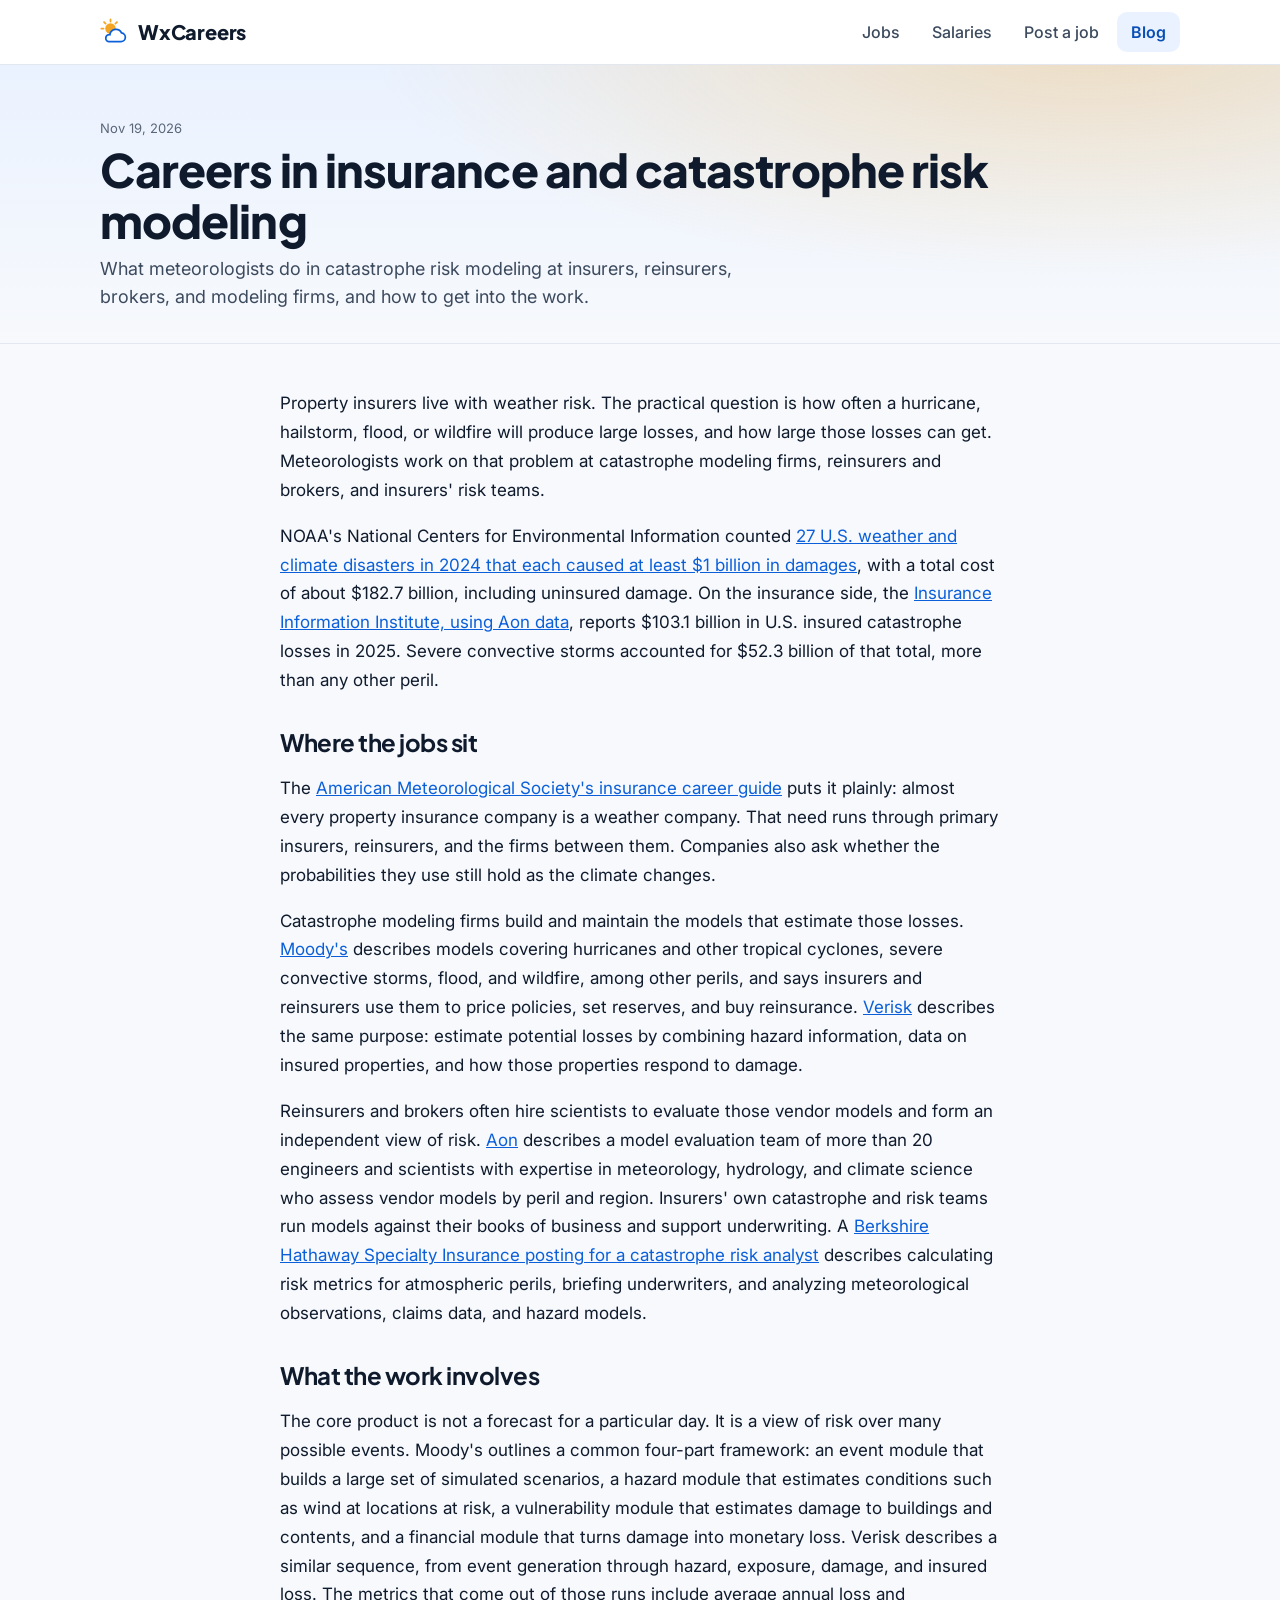
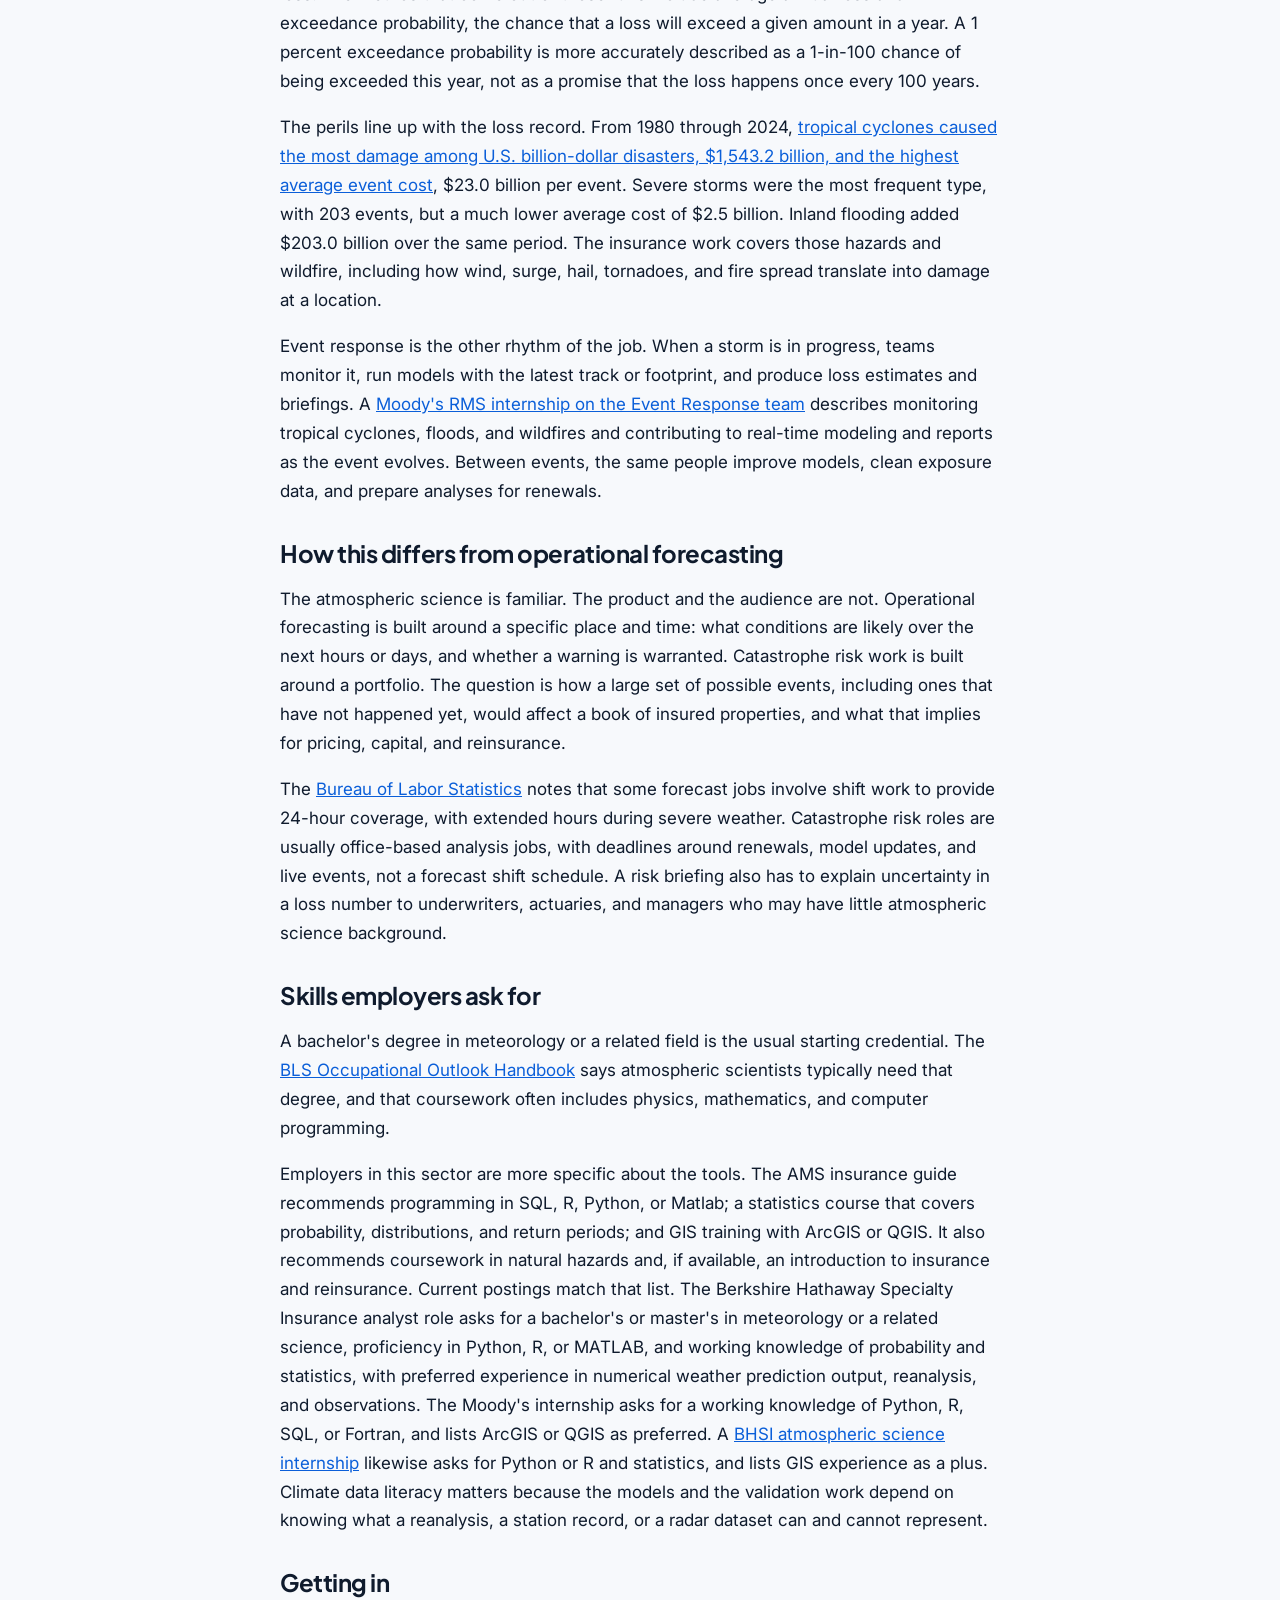
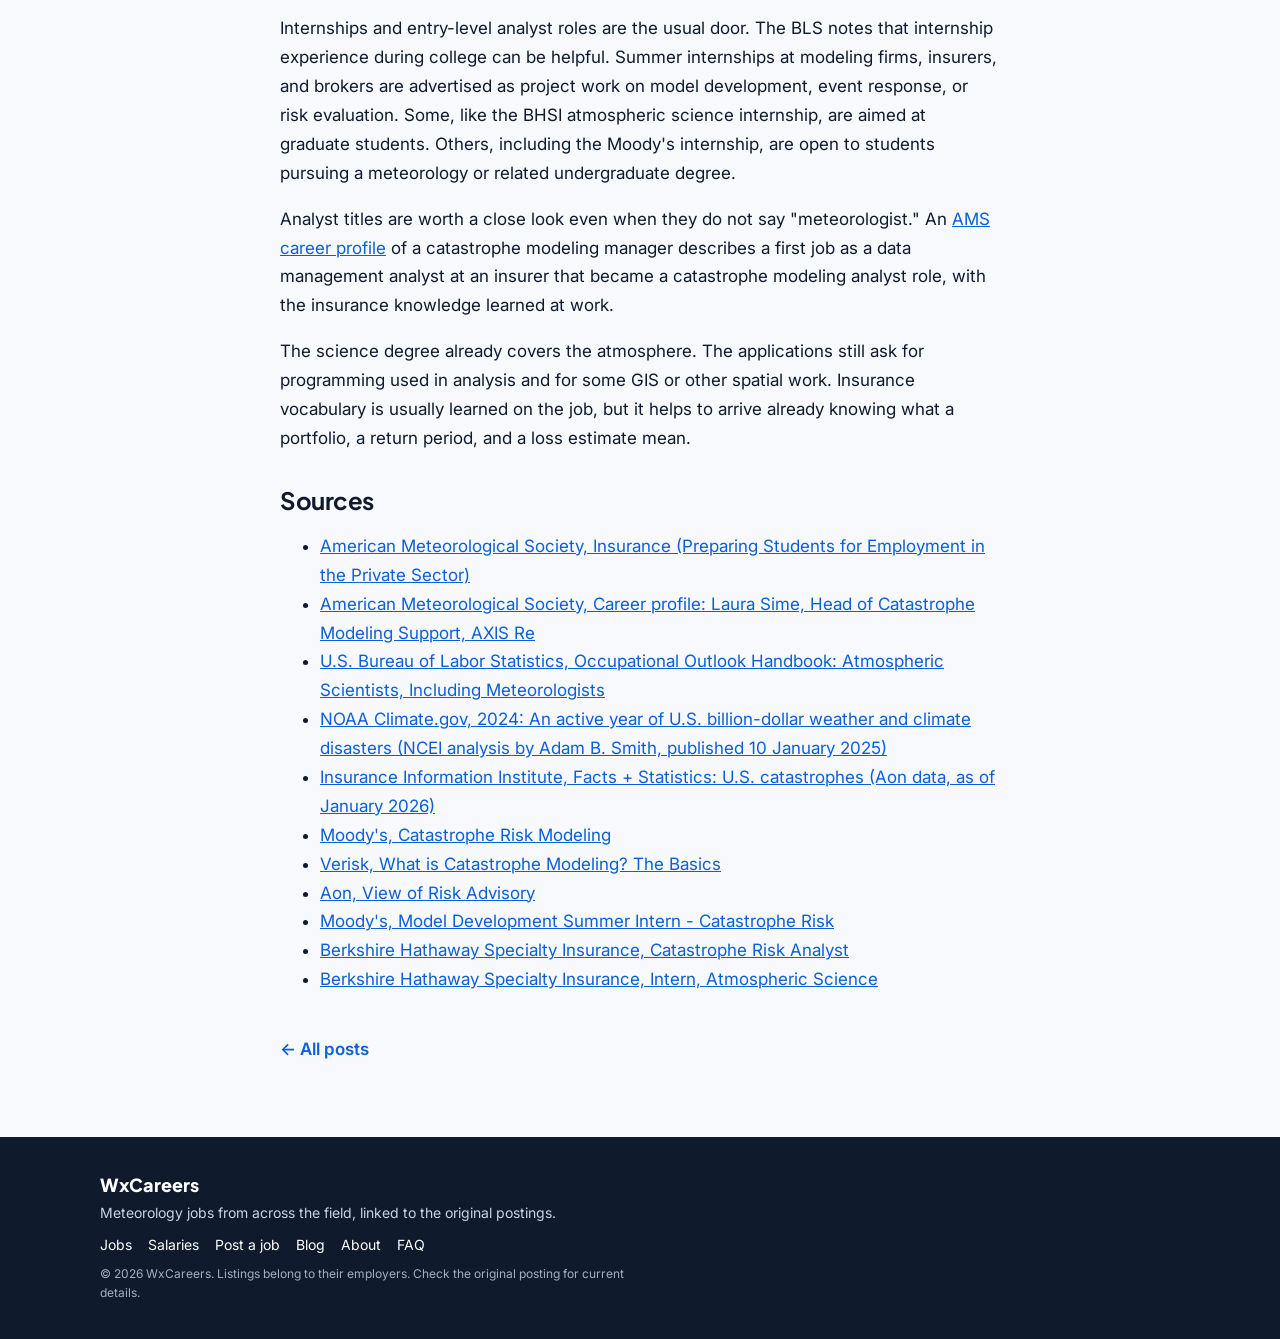
<file: site/blog/insurance-catastrophe-risk-modeling/index.html>
<!doctype html><html lang=en><head><meta charset=utf-8><meta name=viewport content="width=device-width,initial-scale=1"><title>Careers in insurance and catastrophe risk modeling | WxCareers Blog</title><link rel=canonical href="https://wxcareers.com/blog/insurance-catastrophe-risk-modeling/"><meta name=description content="What meteorologists do in catastrophe risk modeling at insurers, reinsurers, brokers, and modeling firms, and how to get into the work."><meta property=og:title content="Careers in insurance and catastrophe risk modeling | WxCareers Blog"><meta property=og:description content="What meteorologists do in catastrophe risk modeling at insurers, reinsurers, brokers, and modeling firms, and how to get into the work."><meta property=og:type content=article><meta property=og:site_name content=WxCareers><meta property=og:url content="https://wxcareers.com/blog/insurance-catastrophe-risk-modeling/"><meta property=article:published_time content="2026-11-19"><meta name=theme-color content="#0B5FD9"><link rel=preconnect href="https://fonts.googleapis.com"><link rel=preconnect href="https://fonts.gstatic.com" crossorigin><link rel=stylesheet href="https://fonts.googleapis.com/css2?family=Inter:wght@400;500;600;700&family=Plus+Jakarta+Sans:wght@600;700;800&display=swap"><link rel=stylesheet href="../../style.css?v=3"><link rel=alternate type="application/rss+xml" title="WxCareers Blog" href="https://wxcareers.com/blog/feed.xml"><script type="application/ld+json">{"@context":"https://schema.org","@graph":[{"@type":"Organization","@id":"https://wxcareers.com/#org","name":"WxCareers","url":"https://wxcareers.com/","description":"Free, independent job board for meteorology jobs in TV, the National Weather Service and federal agencies, private weather companies, aviation, the military, and universities. Not affiliated with any employer."},{"@type":"WebSite","@id":"https://wxcareers.com/#website","name":"WxCareers","url":"https://wxcareers.com/","publisher":{"@id":"https://wxcareers.com/#org"},"description":"Meteorology jobs from every sector in one place, updated daily."}]}</script></head><body>
<a class=skip href="#main">Skip to content</a>
<header class=site-header><div class="wrap nav-row"><a class=brand href=../../index.html><svg class="logo-mark" viewBox="0 0 32 32" aria-hidden="true" width="28" height="28"><circle cx="12" cy="12" r="6" fill="#F5A524"/><g stroke="#F5A524" stroke-width="2" stroke-linecap="round"><path d="M12 1.5v2.5M1.5 12H4M4.6 4.6l1.8 1.8M19.4 4.6l-1.8 1.8"/></g><path d="M10 27h14a5 5 0 0 0 .6-9.96A7 7 0 0 0 11.3 19 4 4 0 0 0 10 27z" fill="#fff" stroke="#0B5FD9" stroke-width="2"/></svg><span>WxCareers</span></a>
<button class=nav-toggle aria-expanded=false aria-controls=site-nav><svg viewBox="0 0 24 24" width=22 height=22 aria-hidden=true><path d="M4 7h16M4 12h16M4 17h16" fill="none" stroke="#0F1B2D" stroke-width="2" stroke-linecap="round"/></svg><span class=sr-only>Menu</span></button>
<nav id=site-nav aria-label=Main><ul><li><a href=../../index.html>Jobs</a></li><li><a href=../../salaries.html>Salaries</a></li><li><a href=../../post.html>Post a job</a></li><li><a href=../../blog/ class=on aria-current=page>Blog</a></li></ul></nav></div></header>
<main id=main><section class="hero hero-sm"><div class=wrap><p class=post-date><time datetime="2026-11-19">Nov 19, 2026</time></p><h1>Careers in insurance and catastrophe risk modeling</h1><p class=hero-lede>What meteorologists do in catastrophe risk modeling at insurers, reinsurers, brokers, and modeling firms, and how to get into the work.</p></div></section><section class="wrap content"><article class=article><p>Property insurers live with weather risk. The practical question is how often a hurricane, hailstorm, flood, or wildfire will produce large losses, and how large those losses can get. Meteorologists work on that problem at catastrophe modeling firms, reinsurers and brokers, and insurers' risk teams.</p>
<p>NOAA's National Centers for Environmental Information counted <a href="https://www.climate.gov/news-features/blogs/beyond-data/2024-active-year-us-billion-dollar-weather-and-climate-disasters">27 U.S. weather and climate disasters in 2024 that each caused at least $1 billion in damages</a>, with a total cost of about $182.7 billion, including uninsured damage. On the insurance side, the <a href="https://www.iii.org/fact-statistic/facts-statistics-us-catastrophes">Insurance Information Institute, using Aon data</a>, reports $103.1 billion in U.S. insured catastrophe losses in 2025. Severe convective storms accounted for $52.3 billion of that total, more than any other peril.</p>
<h2>Where the jobs sit</h2>
<p>The <a href="https://www.ametsoc.org/ams/education-careers/careers/career-guides-tools/preparing-students-for-employment-in-the-private-sector/insurance/">American Meteorological Society's insurance career guide</a> puts it plainly: almost every property insurance company is a weather company. That need runs through primary insurers, reinsurers, and the firms between them. Companies also ask whether the probabilities they use still hold as the climate changes.</p>
<p>Catastrophe modeling firms build and maintain the models that estimate those losses. <a href="https://www.moodys.com/web/en/us/capabilities/catastrophe-modeling.html">Moody's</a> describes models covering hurricanes and other tropical cyclones, severe convective storms, flood, and wildfire, among other perils, and says insurers and reinsurers use them to price policies, set reserves, and buy reinsurance. <a href="https://www.verisk.com/resources/about-catastrophe-modeling/">Verisk</a> describes the same purpose: estimate potential losses by combining hazard information, data on insured properties, and how those properties respond to damage.</p>
<p>Reinsurers and brokers often hire scientists to evaluate those vendor models and form an independent view of risk. <a href="https://www.aon.com/en/capabilities/reinsurance/view-of-risk-advisory">Aon</a> describes a model evaluation team of more than 20 engineers and scientists with expertise in meteorology, hydrology, and climate science who assess vendor models by peril and region. Insurers' own catastrophe and risk teams run models against their books of business and support underwriting. A <a href="https://www.bhspecialty.com/career/catastrophe-risk-analyst/">Berkshire Hathaway Specialty Insurance posting for a catastrophe risk analyst</a> describes calculating risk metrics for atmospheric perils, briefing underwriters, and analyzing meteorological observations, claims data, and hazard models.</p>
<h2>What the work involves</h2>
<p>The core product is not a forecast for a particular day. It is a view of risk over many possible events. Moody's outlines a common four-part framework: an event module that builds a large set of simulated scenarios, a hazard module that estimates conditions such as wind at locations at risk, a vulnerability module that estimates damage to buildings and contents, and a financial module that turns damage into monetary loss. Verisk describes a similar sequence, from event generation through hazard, exposure, damage, and insured loss. The metrics that come out of those runs include average annual loss and exceedance probability, the chance that a loss will exceed a given amount in a year. A 1 percent exceedance probability is more accurately described as a 1-in-100 chance of being exceeded this year, not as a promise that the loss happens once every 100 years.</p>
<p>The perils line up with the loss record. From 1980 through 2024, <a href="https://www.climate.gov/news-features/blogs/beyond-data/2024-active-year-us-billion-dollar-weather-and-climate-disasters">tropical cyclones caused the most damage among U.S. billion-dollar disasters, $1,543.2 billion, and the highest average event cost</a>, $23.0 billion per event. Severe storms were the most frequent type, with 203 events, but a much lower average cost of $2.5 billion. Inland flooding added $203.0 billion over the same period. The insurance work covers those hazards and wildfire, including how wind, surge, hail, tornadoes, and fire spread translate into damage at a location.</p>
<p>Event response is the other rhythm of the job. When a storm is in progress, teams monitor it, run models with the latest track or footprint, and produce loss estimates and briefings. A <a href="https://careers.moodys.com/en/job/london/model-development-summer-intern-catastrophe-risk/49841/103493967872">Moody's RMS internship on the Event Response team</a> describes monitoring tropical cyclones, floods, and wildfires and contributing to real-time modeling and reports as the event evolves. Between events, the same people improve models, clean exposure data, and prepare analyses for renewals.</p>
<h2>How this differs from operational forecasting</h2>
<p>The atmospheric science is familiar. The product and the audience are not. Operational forecasting is built around a specific place and time: what conditions are likely over the next hours or days, and whether a warning is warranted. Catastrophe risk work is built around a portfolio. The question is how a large set of possible events, including ones that have not happened yet, would affect a book of insured properties, and what that implies for pricing, capital, and reinsurance.</p>
<p>The <a href="https://www.bls.gov/ooh/life-physical-and-social-science/atmospheric-scientists-including-meteorologists.htm">Bureau of Labor Statistics</a> notes that some forecast jobs involve shift work to provide 24-hour coverage, with extended hours during severe weather. Catastrophe risk roles are usually office-based analysis jobs, with deadlines around renewals, model updates, and live events, not a forecast shift schedule. A risk briefing also has to explain uncertainty in a loss number to underwriters, actuaries, and managers who may have little atmospheric science background.</p>
<h2>Skills employers ask for</h2>
<p>A bachelor's degree in meteorology or a related field is the usual starting credential. The <a href="https://www.bls.gov/ooh/life-physical-and-social-science/atmospheric-scientists-including-meteorologists.htm">BLS Occupational Outlook Handbook</a> says atmospheric scientists typically need that degree, and that coursework often includes physics, mathematics, and computer programming.</p>
<p>Employers in this sector are more specific about the tools. The AMS insurance guide recommends programming in SQL, R, Python, or Matlab; a statistics course that covers probability, distributions, and return periods; and GIS training with ArcGIS or QGIS. It also recommends coursework in natural hazards and, if available, an introduction to insurance and reinsurance. Current postings match that list. The Berkshire Hathaway Specialty Insurance analyst role asks for a bachelor's or master's in meteorology or a related science, proficiency in Python, R, or MATLAB, and working knowledge of probability and statistics, with preferred experience in numerical weather prediction output, reanalysis, and observations. The Moody's internship asks for a working knowledge of Python, R, SQL, or Fortran, and lists ArcGIS or QGIS as preferred. A <a href="https://www.bhspecialty.com/career/intern-atmospheric-science/">BHSI atmospheric science internship</a> likewise asks for Python or R and statistics, and lists GIS experience as a plus. Climate data literacy matters because the models and the validation work depend on knowing what a reanalysis, a station record, or a radar dataset can and cannot represent.</p>
<h2>Getting in</h2>
<p>Internships and entry-level analyst roles are the usual door. The BLS notes that internship experience during college can be helpful. Summer internships at modeling firms, insurers, and brokers are advertised as project work on model development, event response, or risk evaluation. Some, like the BHSI atmospheric science internship, are aimed at graduate students. Others, including the Moody's internship, are open to students pursuing a meteorology or related undergraduate degree.</p>
<p>Analyst titles are worth a close look even when they do not say "meteorologist." An <a href="https://www.ametsoc.org/ams/education-careers/careers/career-guides-tools/all-about-careers-in-meteorology-beyond/career-profiles/laura-sime-head-of-catastrophe-modeling-support-axis-re/">AMS career profile</a> of a catastrophe modeling manager describes a first job as a data management analyst at an insurer that became a catastrophe modeling analyst role, with the insurance knowledge learned at work.</p>
<p>The science degree already covers the atmosphere. The applications still ask for programming used in analysis and for some GIS or other spatial work. Insurance vocabulary is usually learned on the job, but it helps to arrive already knowing what a portfolio, a return period, and a loss estimate mean.</p>
<h2>Sources</h2>
<ul><li><a href="https://www.ametsoc.org/ams/education-careers/careers/career-guides-tools/preparing-students-for-employment-in-the-private-sector/insurance/">American Meteorological Society, Insurance (Preparing Students for Employment in the Private Sector)</a></li><li><a href="https://www.ametsoc.org/ams/education-careers/careers/career-guides-tools/all-about-careers-in-meteorology-beyond/career-profiles/laura-sime-head-of-catastrophe-modeling-support-axis-re/">American Meteorological Society, Career profile: Laura Sime, Head of Catastrophe Modeling Support, AXIS Re</a></li><li><a href="https://www.bls.gov/ooh/life-physical-and-social-science/atmospheric-scientists-including-meteorologists.htm">U.S. Bureau of Labor Statistics, Occupational Outlook Handbook: Atmospheric Scientists, Including Meteorologists</a></li><li><a href="https://www.climate.gov/news-features/blogs/beyond-data/2024-active-year-us-billion-dollar-weather-and-climate-disasters">NOAA Climate.gov, 2024: An active year of U.S. billion-dollar weather and climate disasters (NCEI analysis by Adam B. Smith, published 10 January 2025)</a></li><li><a href="https://www.iii.org/fact-statistic/facts-statistics-us-catastrophes">Insurance Information Institute, Facts + Statistics: U.S. catastrophes (Aon data, as of January 2026)</a></li><li><a href="https://www.moodys.com/web/en/us/capabilities/catastrophe-modeling.html">Moody's, Catastrophe Risk Modeling</a></li><li><a href="https://www.verisk.com/resources/about-catastrophe-modeling/">Verisk, What is Catastrophe Modeling? The Basics</a></li><li><a href="https://www.aon.com/en/capabilities/reinsurance/view-of-risk-advisory">Aon, View of Risk Advisory</a></li><li><a href="https://careers.moodys.com/en/job/london/model-development-summer-intern-catastrophe-risk/49841/103493967872">Moody's, Model Development Summer Intern - Catastrophe Risk</a></li><li><a href="https://www.bhspecialty.com/career/catastrophe-risk-analyst/">Berkshire Hathaway Specialty Insurance, Catastrophe Risk Analyst</a></li><li><a href="https://www.bhspecialty.com/career/intern-atmospheric-science/">Berkshire Hathaway Specialty Insurance, Intern, Atmospheric Science</a></li></ul><p><a class=back href="../">← All posts</a></p></article></section></main><footer class=site-footer><div class=wrap><p class=footer-brand>WxCareers</p><p>Meteorology jobs from across the field, linked to the original postings.</p><p class=footer-links><a href=../../index.html>Jobs</a><a href=../../salaries.html>Salaries</a><a href=../../post.html>Post a job</a><a href=../../blog/>Blog</a><a href=../../about.html>About</a><a href=../../faq.html>FAQ</a></p><p class=small>© 2026 WxCareers. Listings belong to their employers. Check the original posting for current details.</p></div></footer><script>(function(){var b=document.querySelector('.nav-toggle'),n=document.getElementById('site-nav');b.addEventListener('click',function(){var o=b.getAttribute('aria-expanded')==='true';b.setAttribute('aria-expanded',String(!o));n.classList.toggle('open',!o)})})();</script></body></html>
</file>
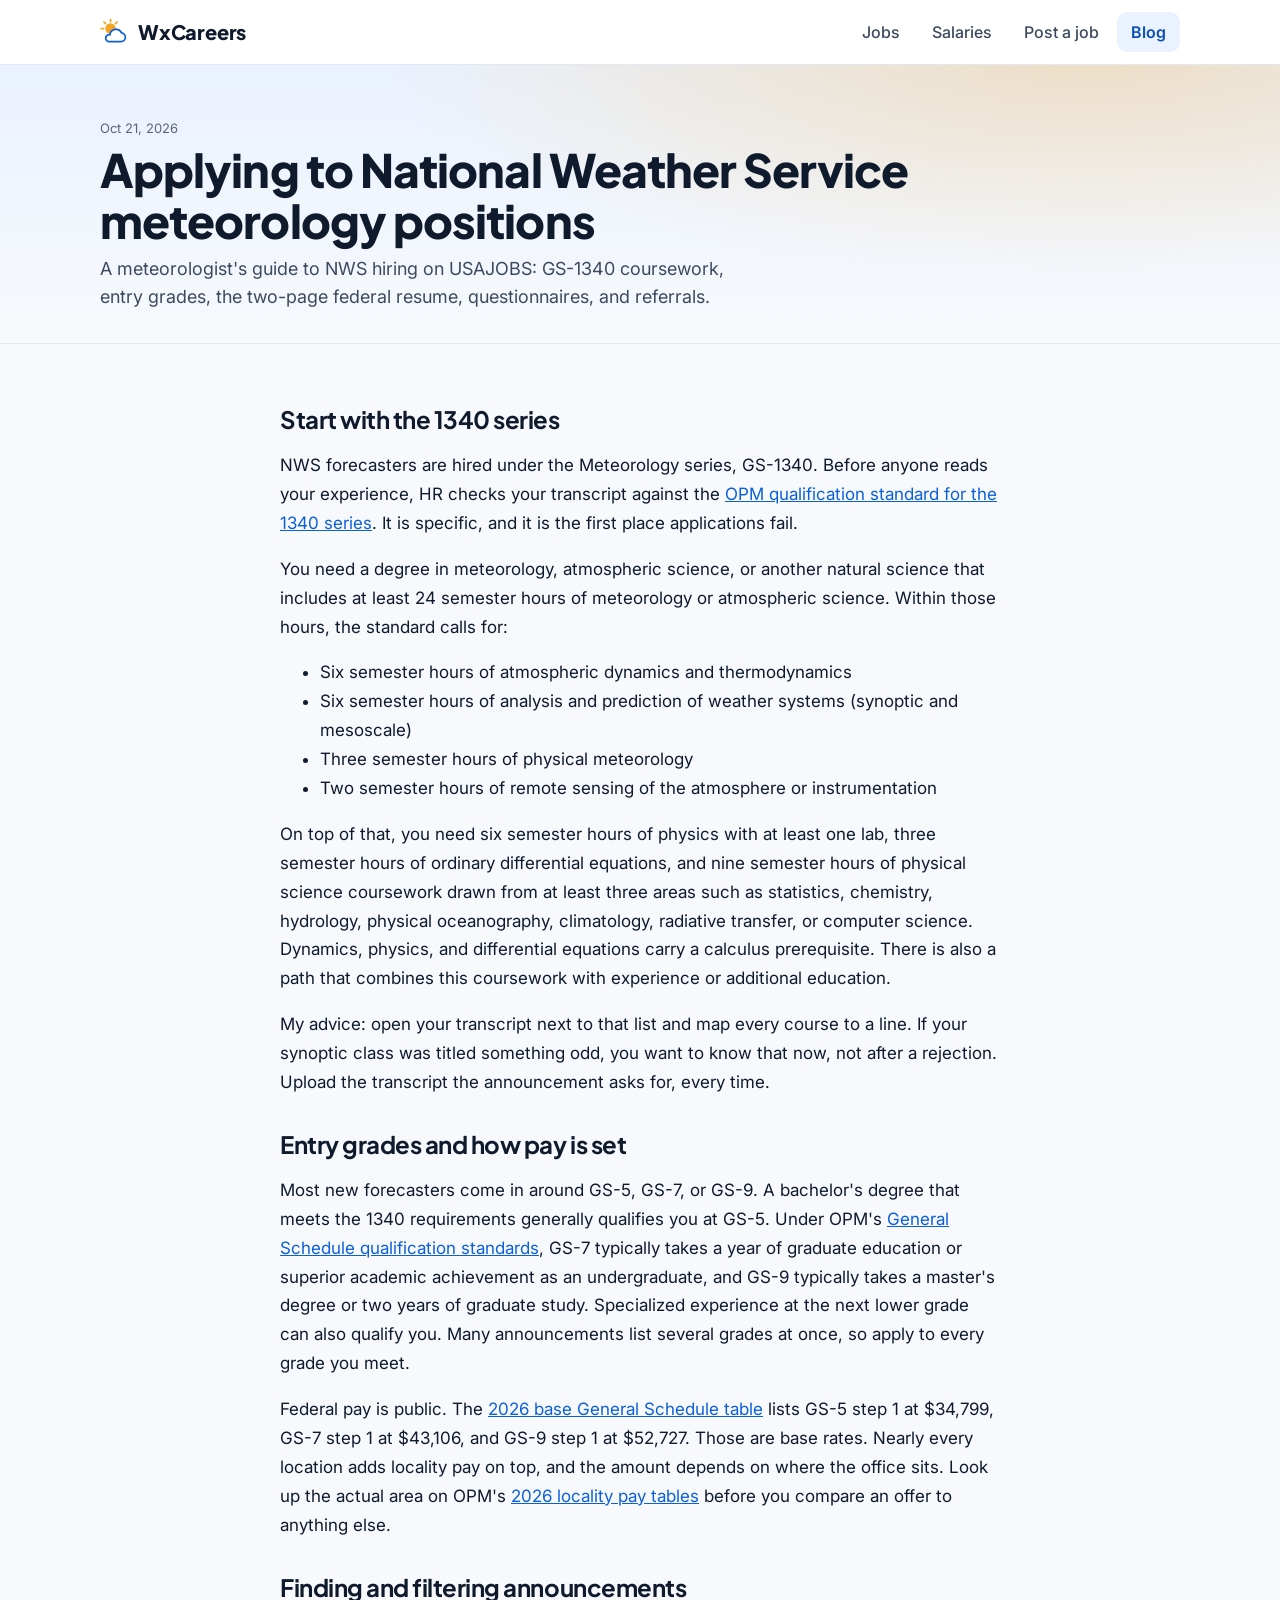
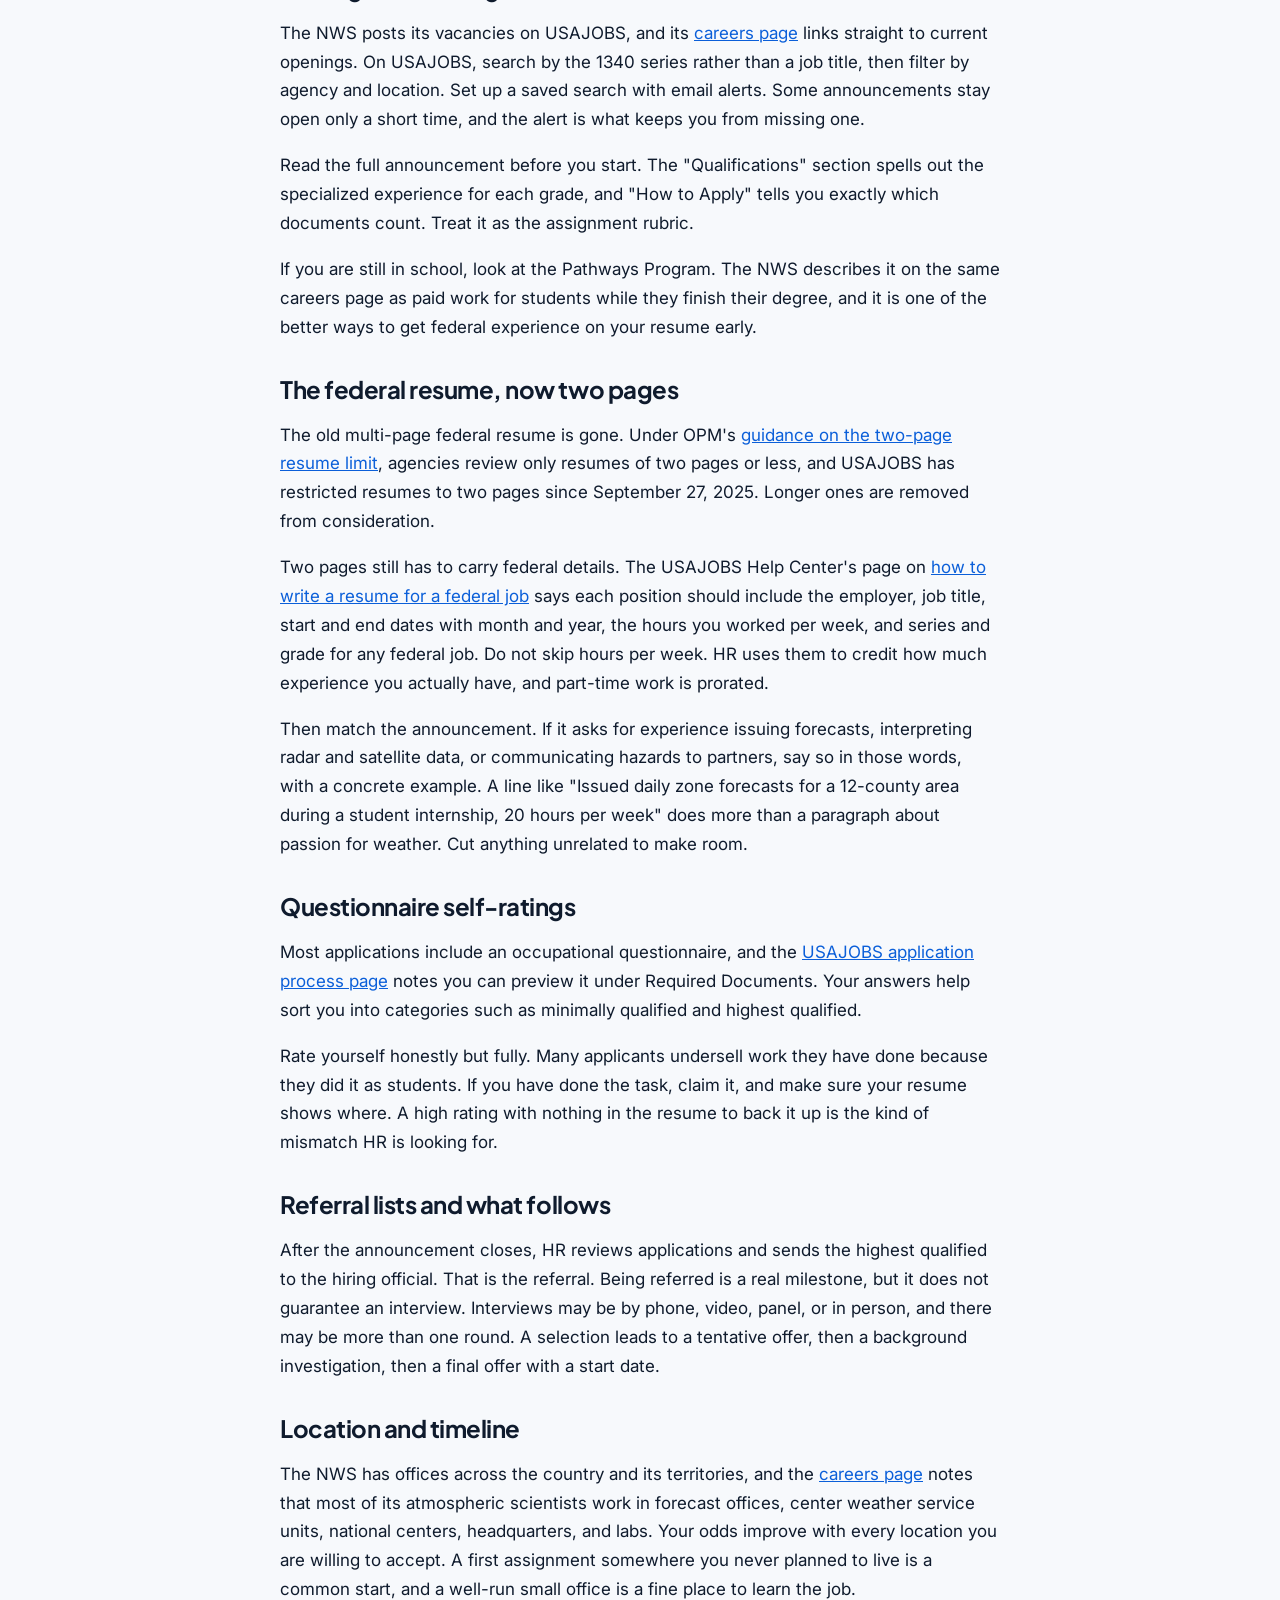
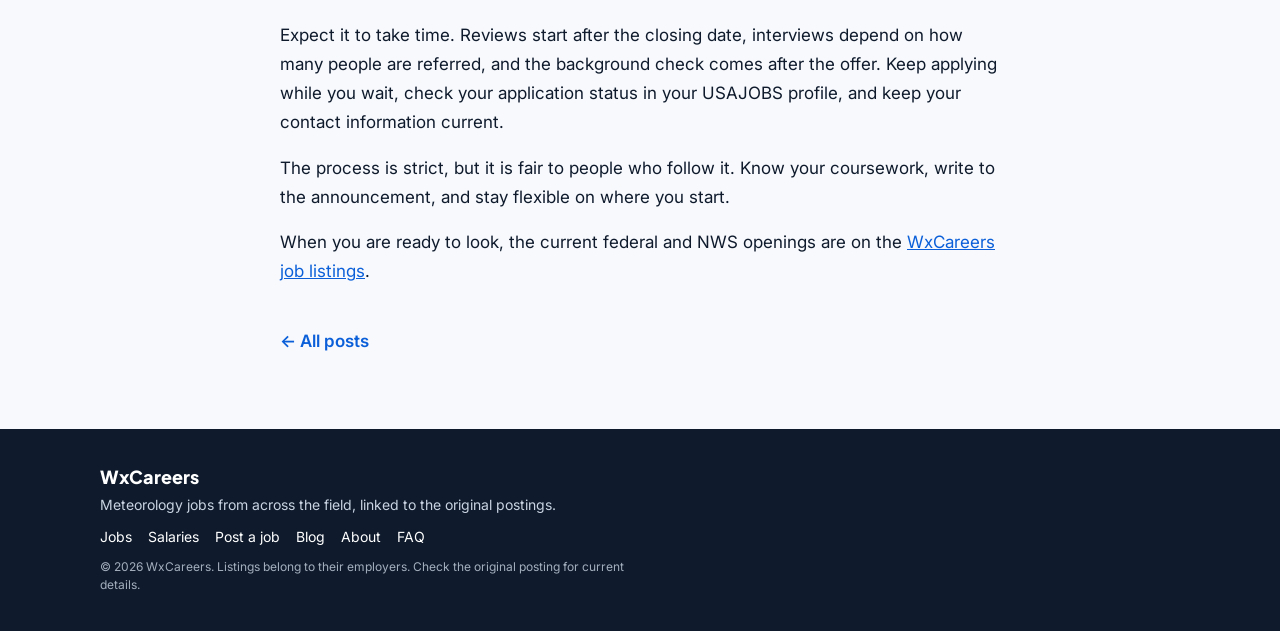
<file: site/blog/nws-jobs-usajobs/index.html>
<!doctype html><html lang=en><head><meta charset=utf-8><meta name=viewport content="width=device-width,initial-scale=1"><title>Applying to National Weather Service meteorology positions | WxCareers Blog</title><link rel=canonical href="https://wxcareers.com/blog/nws-jobs-usajobs/"><meta name=description content="A meteorologist&#x27;s guide to NWS hiring on USAJOBS: GS-1340 coursework, entry grades, the two-page federal resume, questionnaires, and referrals."><meta property=og:title content="Applying to National Weather Service meteorology positions | WxCareers Blog"><meta property=og:description content="A meteorologist&#x27;s guide to NWS hiring on USAJOBS: GS-1340 coursework, entry grades, the two-page federal resume, questionnaires, and referrals."><meta property=og:type content=article><meta property=og:site_name content=WxCareers><meta property=og:url content="https://wxcareers.com/blog/nws-jobs-usajobs/"><meta property=article:published_time content="2026-10-21"><meta name=theme-color content="#0B5FD9"><link rel=preconnect href="https://fonts.googleapis.com"><link rel=preconnect href="https://fonts.gstatic.com" crossorigin><link rel=stylesheet href="https://fonts.googleapis.com/css2?family=Inter:wght@400;500;600;700&family=Plus+Jakarta+Sans:wght@600;700;800&display=swap"><link rel=stylesheet href="../../style.css?v=3"><link rel=alternate type="application/rss+xml" title="WxCareers Blog" href="https://wxcareers.com/blog/feed.xml"><script type="application/ld+json">{"@context":"https://schema.org","@graph":[{"@type":"Organization","@id":"https://wxcareers.com/#org","name":"WxCareers","url":"https://wxcareers.com/","description":"Free, independent job board for meteorology jobs in TV, the National Weather Service and federal agencies, private weather companies, aviation, the military, and universities. Not affiliated with any employer."},{"@type":"WebSite","@id":"https://wxcareers.com/#website","name":"WxCareers","url":"https://wxcareers.com/","publisher":{"@id":"https://wxcareers.com/#org"},"description":"Meteorology jobs from every sector in one place, updated daily."}]}</script></head><body>
<a class=skip href="#main">Skip to content</a>
<header class=site-header><div class="wrap nav-row"><a class=brand href=../../index.html><svg class="logo-mark" viewBox="0 0 32 32" aria-hidden="true" width="28" height="28"><circle cx="12" cy="12" r="6" fill="#F5A524"/><g stroke="#F5A524" stroke-width="2" stroke-linecap="round"><path d="M12 1.5v2.5M1.5 12H4M4.6 4.6l1.8 1.8M19.4 4.6l-1.8 1.8"/></g><path d="M10 27h14a5 5 0 0 0 .6-9.96A7 7 0 0 0 11.3 19 4 4 0 0 0 10 27z" fill="#fff" stroke="#0B5FD9" stroke-width="2"/></svg><span>WxCareers</span></a>
<button class=nav-toggle aria-expanded=false aria-controls=site-nav><svg viewBox="0 0 24 24" width=22 height=22 aria-hidden=true><path d="M4 7h16M4 12h16M4 17h16" fill="none" stroke="#0F1B2D" stroke-width="2" stroke-linecap="round"/></svg><span class=sr-only>Menu</span></button>
<nav id=site-nav aria-label=Main><ul><li><a href=../../index.html>Jobs</a></li><li><a href=../../salaries.html>Salaries</a></li><li><a href=../../post.html>Post a job</a></li><li><a href=../../blog/ class=on aria-current=page>Blog</a></li></ul></nav></div></header>
<main id=main><section class="hero hero-sm"><div class=wrap><p class=post-date><time datetime="2026-10-21">Oct 21, 2026</time></p><h1>Applying to National Weather Service meteorology positions</h1><p class=hero-lede>A meteorologist&#x27;s guide to NWS hiring on USAJOBS: GS-1340 coursework, entry grades, the two-page federal resume, questionnaires, and referrals.</p></div></section><section class="wrap content"><article class=article><h2>Start with the 1340 series</h2>
<p>NWS forecasters are hired under the Meteorology series, GS-1340. Before anyone reads your experience, HR checks your transcript against the <a href="https://www.opm.gov/policy-data-oversight/classification-qualifications/general-schedule-qualification-standards/1300/meteorology-series-1340/">OPM qualification standard for the 1340 series</a>. It is specific, and it is the first place applications fail.</p>
<p>You need a degree in meteorology, atmospheric science, or another natural science that includes at least 24 semester hours of meteorology or atmospheric science. Within those hours, the standard calls for:</p>
<ul><li>Six semester hours of atmospheric dynamics and thermodynamics</li><li>Six semester hours of analysis and prediction of weather systems (synoptic and mesoscale)</li><li>Three semester hours of physical meteorology</li><li>Two semester hours of remote sensing of the atmosphere or instrumentation</li></ul>
<p>On top of that, you need six semester hours of physics with at least one lab, three semester hours of ordinary differential equations, and nine semester hours of physical science coursework drawn from at least three areas such as statistics, chemistry, hydrology, physical oceanography, climatology, radiative transfer, or computer science. Dynamics, physics, and differential equations carry a calculus prerequisite. There is also a path that combines this coursework with experience or additional education.</p>
<p>My advice: open your transcript next to that list and map every course to a line. If your synoptic class was titled something odd, you want to know that now, not after a rejection. Upload the transcript the announcement asks for, every time.</p>
<h2>Entry grades and how pay is set</h2>
<p>Most new forecasters come in around GS-5, GS-7, or GS-9. A bachelor's degree that meets the 1340 requirements generally qualifies you at GS-5. Under OPM's <a href="https://www.opm.gov/policy-data-oversight/classification-qualifications/general-schedule-qualification-standards/">General Schedule qualification standards</a>, GS-7 typically takes a year of graduate education or superior academic achievement as an undergraduate, and GS-9 typically takes a master's degree or two years of graduate study. Specialized experience at the next lower grade can also qualify you. Many announcements list several grades at once, so apply to every grade you meet.</p>
<p>Federal pay is public. The <a href="https://www.opm.gov/policy-data-oversight/pay-leave/salaries-wages/salary-tables/26Tables/html/GS.aspx">2026 base General Schedule table</a> lists GS-5 step 1 at $34,799, GS-7 step 1 at $43,106, and GS-9 step 1 at $52,727. Those are base rates. Nearly every location adds locality pay on top, and the amount depends on where the office sits. Look up the actual area on OPM's <a href="https://www.opm.gov/policy-data-oversight/pay-leave/salaries-wages/2026/general-schedule/">2026 locality pay tables</a> before you compare an offer to anything else.</p>
<h2>Finding and filtering announcements</h2>
<p>The NWS posts its vacancies on USAJOBS, and its <a href="https://www.weather.gov/careers/">careers page</a> links straight to current openings. On USAJOBS, search by the 1340 series rather than a job title, then filter by agency and location. Set up a saved search with email alerts. Some announcements stay open only a short time, and the alert is what keeps you from missing one.</p>
<p>Read the full announcement before you start. The "Qualifications" section spells out the specialized experience for each grade, and "How to Apply" tells you exactly which documents count. Treat it as the assignment rubric.</p>
<p>If you are still in school, look at the Pathways Program. The NWS describes it on the same careers page as paid work for students while they finish their degree, and it is one of the better ways to get federal experience on your resume early.</p>
<h2>The federal resume, now two pages</h2>
<p>The old multi-page federal resume is gone. Under OPM's <a href="https://www.opm.gov/policy-data-oversight/hiring-information/merit-hiring-plan-resources/agency-guidance-on-the-two-page-limit-on-resume-length">guidance on the two-page resume limit</a>, agencies review only resumes of two pages or less, and USAJOBS has restricted resumes to two pages since September 27, 2025. Longer ones are removed from consideration.</p>
<p>Two pages still has to carry federal details. The USAJOBS Help Center's page on <a href="https://usajobshelp.opm.gov/hc/en-us/articles/52839989720851-How-do-I-write-a-resume-for-a-federal-job">how to write a resume for a federal job</a> says each position should include the employer, job title, start and end dates with month and year, the hours you worked per week, and series and grade for any federal job. Do not skip hours per week. HR uses them to credit how much experience you actually have, and part-time work is prorated.</p>
<p>Then match the announcement. If it asks for experience issuing forecasts, interpreting radar and satellite data, or communicating hazards to partners, say so in those words, with a concrete example. A line like "Issued daily zone forecasts for a 12-county area during a student internship, 20 hours per week" does more than a paragraph about passion for weather. Cut anything unrelated to make room.</p>
<h2>Questionnaire self-ratings</h2>
<p>Most applications include an occupational questionnaire, and the <a href="https://usajobshelp.opm.gov/hc/en-us/articles/52846644688019-How-does-the-application-process-work">USAJOBS application process page</a> notes you can preview it under Required Documents. Your answers help sort you into categories such as minimally qualified and highest qualified.</p>
<p>Rate yourself honestly but fully. Many applicants undersell work they have done because they did it as students. If you have done the task, claim it, and make sure your resume shows where. A high rating with nothing in the resume to back it up is the kind of mismatch HR is looking for.</p>
<h2>Referral lists and what follows</h2>
<p>After the announcement closes, HR reviews applications and sends the highest qualified to the hiring official. That is the referral. Being referred is a real milestone, but it does not guarantee an interview. Interviews may be by phone, video, panel, or in person, and there may be more than one round. A selection leads to a tentative offer, then a background investigation, then a final offer with a start date.</p>
<h2>Location and timeline</h2>
<p>The NWS has offices across the country and its territories, and the <a href="https://www.weather.gov/careers/">careers page</a> notes that most of its atmospheric scientists work in forecast offices, center weather service units, national centers, headquarters, and labs. Your odds improve with every location you are willing to accept. A first assignment somewhere you never planned to live is a common start, and a well-run small office is a fine place to learn the job.</p>
<p>Expect it to take time. Reviews start after the closing date, interviews depend on how many people are referred, and the background check comes after the offer. Keep applying while you wait, check your application status in your USAJOBS profile, and keep your contact information current.</p>
<p>The process is strict, but it is fair to people who follow it. Know your coursework, write to the announcement, and stay flexible on where you start.</p>
<p>When you are ready to look, the current federal and NWS openings are on the <a href="https://wxcareers.com/">WxCareers job listings</a>.</p><p><a class=back href="../">← All posts</a></p></article></section></main><footer class=site-footer><div class=wrap><p class=footer-brand>WxCareers</p><p>Meteorology jobs from across the field, linked to the original postings.</p><p class=footer-links><a href=../../index.html>Jobs</a><a href=../../salaries.html>Salaries</a><a href=../../post.html>Post a job</a><a href=../../blog/>Blog</a><a href=../../about.html>About</a><a href=../../faq.html>FAQ</a></p><p class=small>© 2026 WxCareers. Listings belong to their employers. Check the original posting for current details.</p></div></footer><script>(function(){var b=document.querySelector('.nav-toggle'),n=document.getElementById('site-nav');b.addEventListener('click',function(){var o=b.getAttribute('aria-expanded')==='true';b.setAttribute('aria-expanded',String(!o));n.classList.toggle('open',!o)})})();</script></body></html>
</file>
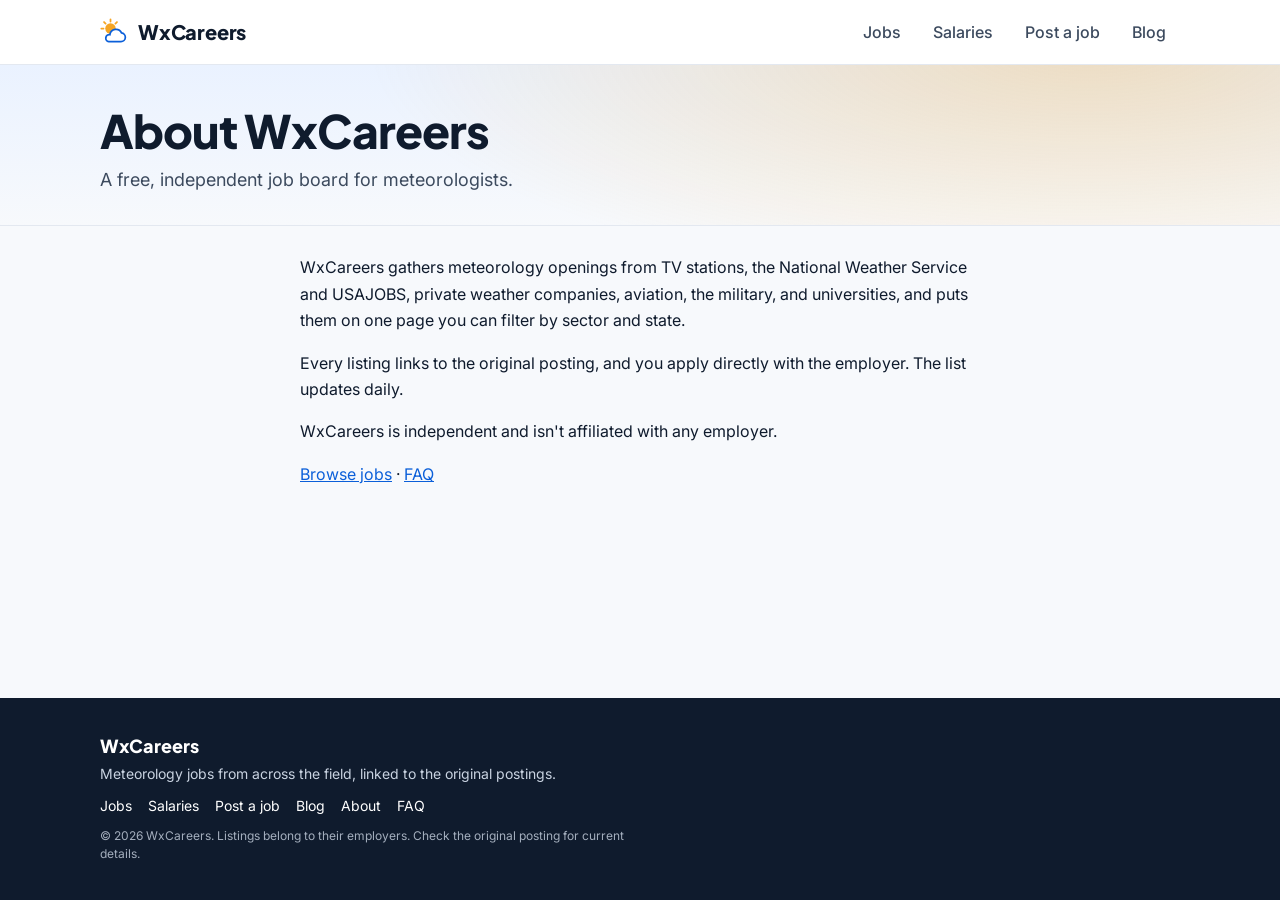
<file: site/about.html>
<!doctype html><html lang=en><head><meta charset=utf-8><meta name=viewport content="width=device-width,initial-scale=1"><title>About WxCareers</title><link rel=canonical href="https://wxcareers.com/about.html"><meta name=description content="WxCareers is a free, independent job board for meteorologists. Not affiliated with any employer. Updated daily."><meta name=theme-color content="#0B5FD9"><link rel=preconnect href="https://fonts.googleapis.com"><link rel=preconnect href="https://fonts.gstatic.com" crossorigin><link rel=stylesheet href="https://fonts.googleapis.com/css2?family=Inter:wght@400;500;600;700&family=Plus+Jakarta+Sans:wght@600;700;800&display=swap"><link rel=stylesheet href="style.css?v=3"></head><body>
<a class=skip href="#main">Skip to content</a>
<header class=site-header><div class="wrap nav-row"><a class=brand href=index.html><svg class="logo-mark" viewBox="0 0 32 32" aria-hidden="true" width="28" height="28"><circle cx="12" cy="12" r="6" fill="#F5A524"/><g stroke="#F5A524" stroke-width="2" stroke-linecap="round"><path d="M12 1.5v2.5M1.5 12H4M4.6 4.6l1.8 1.8M19.4 4.6l-1.8 1.8"/></g><path d="M10 27h14a5 5 0 0 0 .6-9.96A7 7 0 0 0 11.3 19 4 4 0 0 0 10 27z" fill="#fff" stroke="#0B5FD9" stroke-width="2"/></svg><span>WxCareers</span></a>
<button class=nav-toggle aria-expanded=false aria-controls=site-nav><svg viewBox="0 0 24 24" width=22 height=22 aria-hidden=true><path d="M4 7h16M4 12h16M4 17h16" fill="none" stroke="#0F1B2D" stroke-width="2" stroke-linecap="round"/></svg><span class=sr-only>Menu</span></button>
<nav id=site-nav aria-label=Main><ul><li><a href=index.html>Jobs</a></li><li><a href=salaries.html>Salaries</a></li><li><a href=post.html>Post a job</a></li><li><a href=blog/>Blog</a></li></ul></nav></div></header>
<main id=main>
<section class="hero hero-sm"><div class=wrap><h1>About WxCareers</h1><p class=hero-lede>A free, independent job board for meteorologists.</p></div></section>
<section class="wrap content prose"><p>WxCareers gathers meteorology openings from TV stations, the National Weather Service and USAJOBS, private weather companies, aviation, the military, and universities, and puts them on one page you can filter by sector and state.</p><p>Every listing links to the original posting, and you apply directly with the employer. The list updates daily.</p><p>WxCareers is independent and isn't affiliated with any employer.</p><p><a href=index.html>Browse jobs</a> · <a href=faq.html>FAQ</a></p></section>
</main><footer class=site-footer><div class=wrap><p class=footer-brand>WxCareers</p><p>Meteorology jobs from across the field, linked to the original postings.</p><p class=footer-links><a href=index.html>Jobs</a><a href=salaries.html>Salaries</a><a href=post.html>Post a job</a><a href=blog/>Blog</a><a href=about.html>About</a><a href=faq.html>FAQ</a></p><p class=small>© 2026 WxCareers. Listings belong to their employers. Check the original posting for current details.</p></div></footer>
<script>(function(){var b=document.querySelector('.nav-toggle'),n=document.getElementById('site-nav');b.addEventListener('click',function(){var o=b.getAttribute('aria-expanded')==='true';b.setAttribute('aria-expanded',String(!o));n.classList.toggle('open',!o)})})();</script></body></html>
</file>
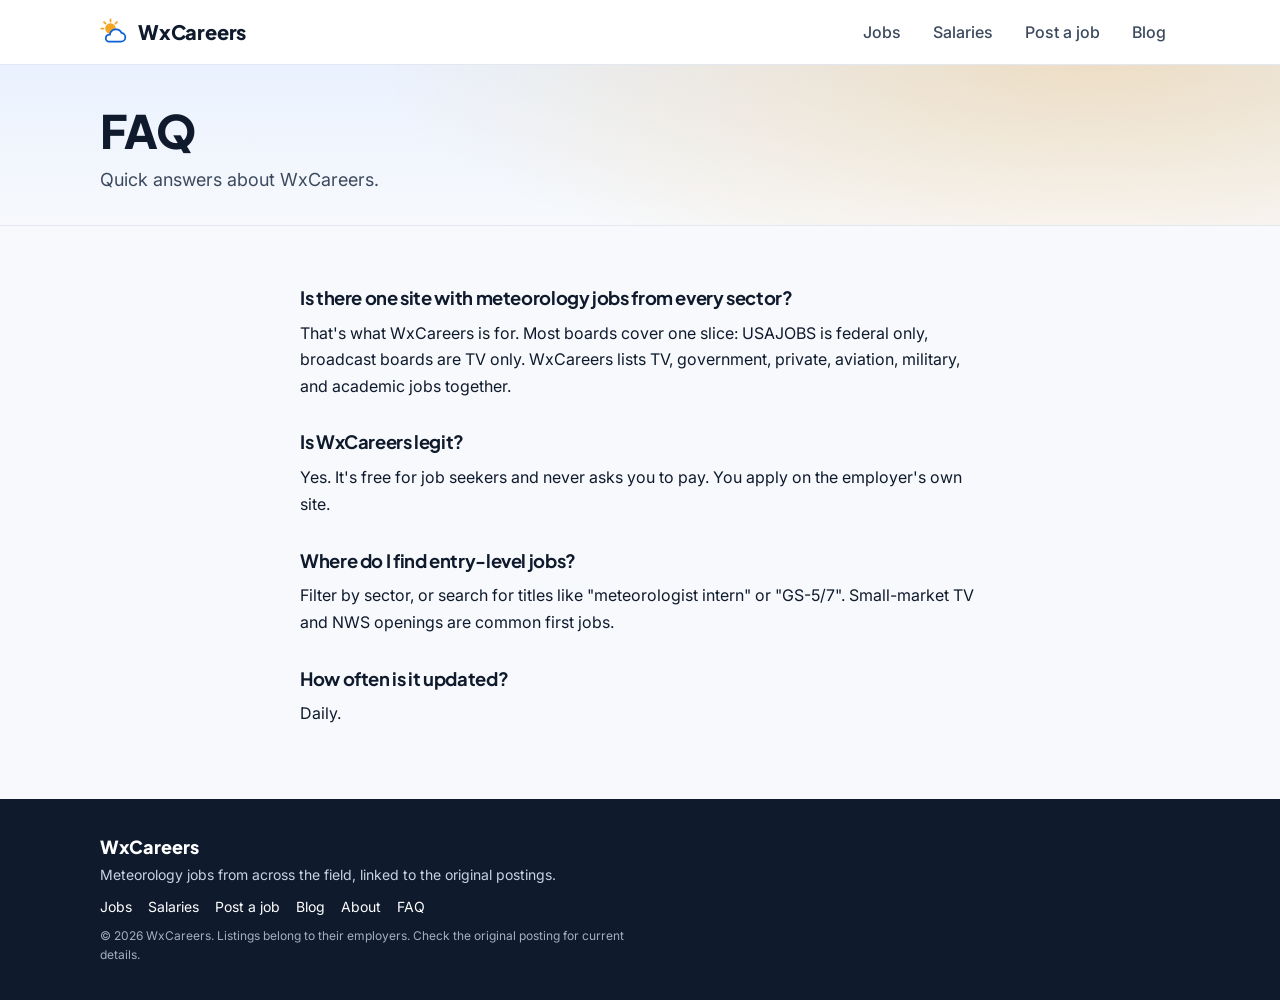
<file: site/faq.html>
<!doctype html><html lang=en><head><meta charset=utf-8><meta name=viewport content="width=device-width,initial-scale=1"><title>FAQ | WxCareers</title><link rel=canonical href="https://wxcareers.com/faq.html"><meta name=description content="Common questions about WxCareers, the free, independent meteorology job board."><meta name=theme-color content="#0B5FD9"><link rel=preconnect href="https://fonts.googleapis.com"><link rel=preconnect href="https://fonts.gstatic.com" crossorigin><link rel=stylesheet href="https://fonts.googleapis.com/css2?family=Inter:wght@400;500;600;700&family=Plus+Jakarta+Sans:wght@600;700;800&display=swap"><link rel=stylesheet href="style.css?v=3"><script type="application/ld+json">{"@context": "https://schema.org", "@type": "FAQPage", "mainEntity": [{"@type": "Question", "name": "Is there one site with meteorology jobs from every sector?", "acceptedAnswer": {"@type": "Answer", "text": "That's what WxCareers is for. Most boards cover one slice: USAJOBS is federal only, broadcast boards are TV only. WxCareers lists TV, government, private, aviation, military, and academic jobs together."}}, {"@type": "Question", "name": "Is WxCareers legit?", "acceptedAnswer": {"@type": "Answer", "text": "Yes. It's free for job seekers and never asks you to pay. You apply on the employer's own site."}}, {"@type": "Question", "name": "Where do I find entry-level jobs?", "acceptedAnswer": {"@type": "Answer", "text": "Filter by sector, or search for titles like \"meteorologist intern\" or \"GS-5/7\". Small-market TV and NWS openings are common first jobs."}}, {"@type": "Question", "name": "How often is it updated?", "acceptedAnswer": {"@type": "Answer", "text": "Daily."}}]}</script></head><body>
<a class=skip href="#main">Skip to content</a>
<header class=site-header><div class="wrap nav-row"><a class=brand href=index.html><svg class="logo-mark" viewBox="0 0 32 32" aria-hidden="true" width="28" height="28"><circle cx="12" cy="12" r="6" fill="#F5A524"/><g stroke="#F5A524" stroke-width="2" stroke-linecap="round"><path d="M12 1.5v2.5M1.5 12H4M4.6 4.6l1.8 1.8M19.4 4.6l-1.8 1.8"/></g><path d="M10 27h14a5 5 0 0 0 .6-9.96A7 7 0 0 0 11.3 19 4 4 0 0 0 10 27z" fill="#fff" stroke="#0B5FD9" stroke-width="2"/></svg><span>WxCareers</span></a>
<button class=nav-toggle aria-expanded=false aria-controls=site-nav><svg viewBox="0 0 24 24" width=22 height=22 aria-hidden=true><path d="M4 7h16M4 12h16M4 17h16" fill="none" stroke="#0F1B2D" stroke-width="2" stroke-linecap="round"/></svg><span class=sr-only>Menu</span></button>
<nav id=site-nav aria-label=Main><ul><li><a href=index.html>Jobs</a></li><li><a href=salaries.html>Salaries</a></li><li><a href=post.html>Post a job</a></li><li><a href=blog/>Blog</a></li></ul></nav></div></header>
<main id=main>
<section class="hero hero-sm"><div class=wrap><h1>FAQ</h1><p class=hero-lede>Quick answers about WxCareers.</p></div></section>
<section class="wrap content prose"><h2>Is there one site with meteorology jobs from every sector?</h2><p>That&#x27;s what WxCareers is for. Most boards cover one slice: USAJOBS is federal only, broadcast boards are TV only. WxCareers lists TV, government, private, aviation, military, and academic jobs together.</p><h2>Is WxCareers legit?</h2><p>Yes. It&#x27;s free for job seekers and never asks you to pay. You apply on the employer&#x27;s own site.</p><h2>Where do I find entry-level jobs?</h2><p>Filter by sector, or search for titles like &quot;meteorologist intern&quot; or &quot;GS-5/7&quot;. Small-market TV and NWS openings are common first jobs.</p><h2>How often is it updated?</h2><p>Daily.</p></section>
</main><footer class=site-footer><div class=wrap><p class=footer-brand>WxCareers</p><p>Meteorology jobs from across the field, linked to the original postings.</p><p class=footer-links><a href=index.html>Jobs</a><a href=salaries.html>Salaries</a><a href=post.html>Post a job</a><a href=blog/>Blog</a><a href=about.html>About</a><a href=faq.html>FAQ</a></p><p class=small>© 2026 WxCareers. Listings belong to their employers. Check the original posting for current details.</p></div></footer>
<script>(function(){var b=document.querySelector('.nav-toggle'),n=document.getElementById('site-nav');b.addEventListener('click',function(){var o=b.getAttribute('aria-expanded')==='true';b.setAttribute('aria-expanded',String(!o));n.classList.toggle('open',!o)})})();</script></body></html>
</file>
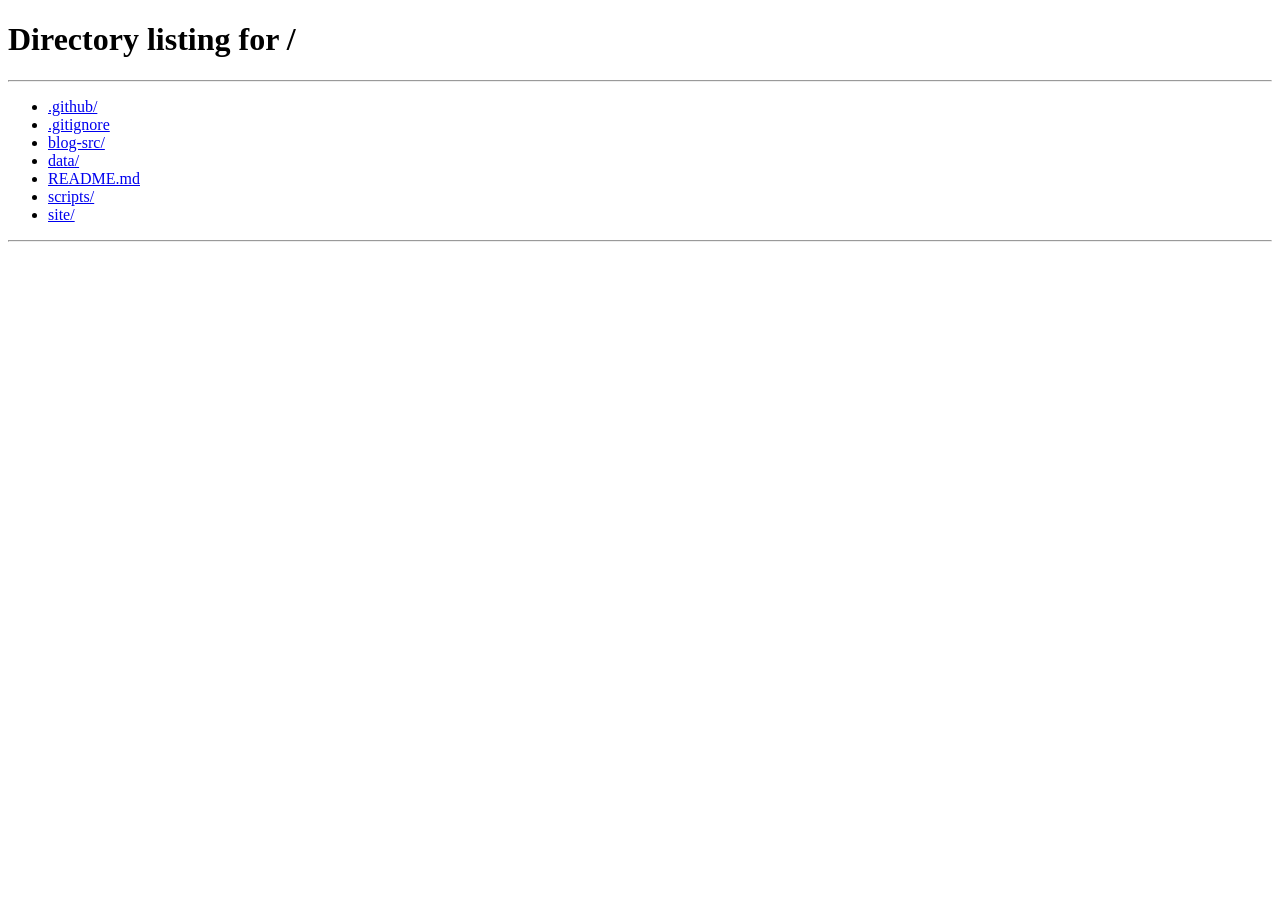
<file: site/newsletter.html>
<!doctype html><html lang=en><head><meta charset=utf-8><title>WxCareers</title><meta name=robots content=noindex><link rel=canonical href="https://wxcareers.com/"><meta http-equiv=refresh content="0; url=/"></head><body><p><a href="/">Go to WxCareers</a></p></body></html>
</file>
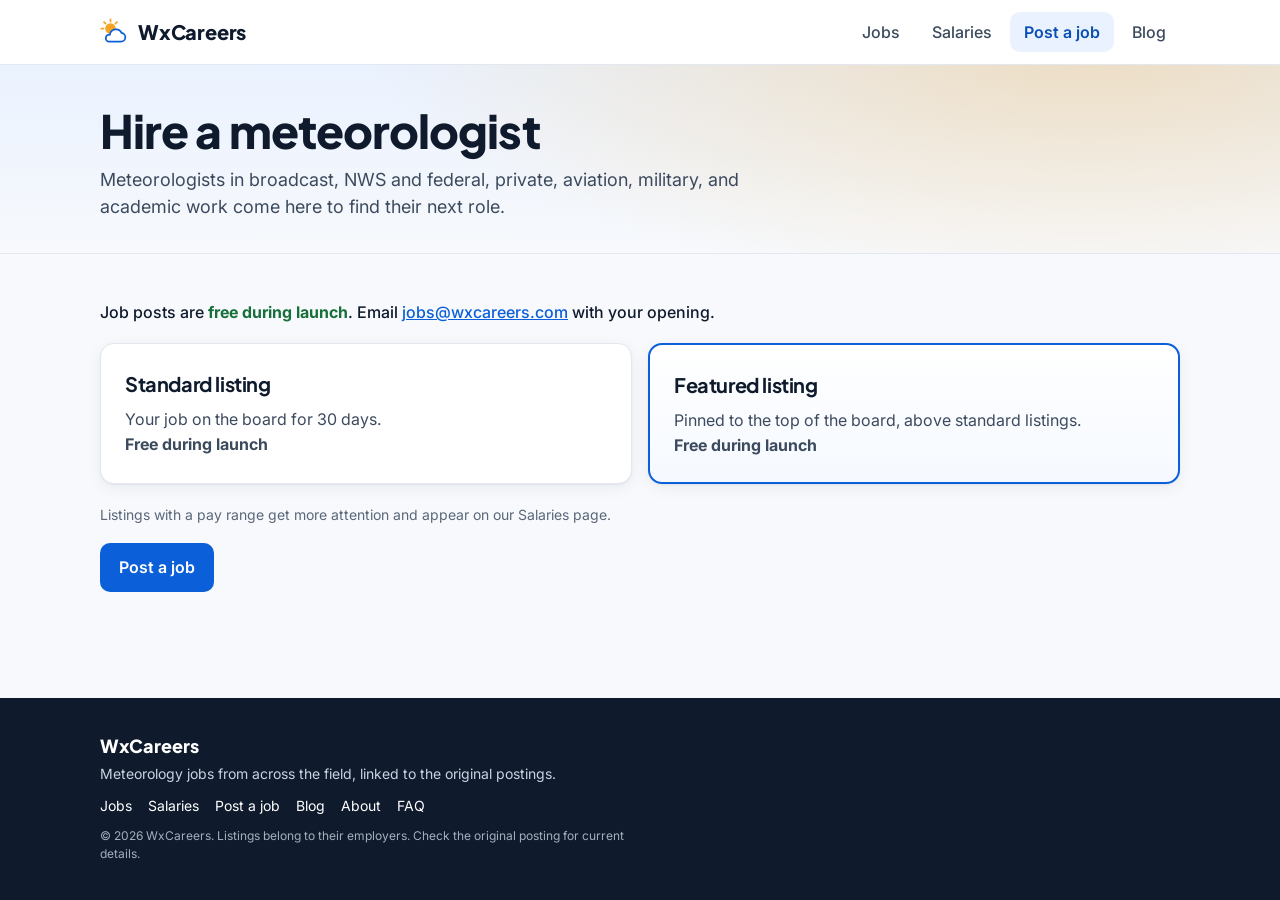
<file: site/post.html>
<!doctype html><html lang=en><head><meta charset=utf-8><meta name=viewport content="width=device-width,initial-scale=1"><title>Post a Meteorology Job | WxCareers</title><link rel=canonical href="https://wxcareers.com/post.html"><meta name=description content="Reach meteorologists in broadcast, NWS, private, aviation, military, and academic work. Free job posts during launch."><meta property=og:title content="Post a Meteorology Job | WxCareers"><meta property=og:description content="Reach meteorologists in broadcast, NWS, private, aviation, military, and academic work. Free job posts during launch."><meta property=og:site_name content=WxCareers><meta property=og:url content="https://wxcareers.com/post.html"><meta name=theme-color content="#0B5FD9"><link rel=preconnect href="https://fonts.googleapis.com"><link rel=preconnect href="https://fonts.gstatic.com" crossorigin><link rel=stylesheet href="https://fonts.googleapis.com/css2?family=Inter:wght@400;500;600;700&family=Plus+Jakarta+Sans:wght@600;700;800&display=swap"><link rel=stylesheet href="style.css?v=3"><link rel=alternate type="application/rss+xml" title="WxCareers Blog" href="https://wxcareers.com/blog/feed.xml"></head><body>
<a class=skip href="#main">Skip to content</a>
<header class=site-header><div class="wrap nav-row"><a class=brand href=index.html><svg class="logo-mark" viewBox="0 0 32 32" aria-hidden="true" width="28" height="28"><circle cx="12" cy="12" r="6" fill="#F5A524"/><g stroke="#F5A524" stroke-width="2" stroke-linecap="round"><path d="M12 1.5v2.5M1.5 12H4M4.6 4.6l1.8 1.8M19.4 4.6l-1.8 1.8"/></g><path d="M10 27h14a5 5 0 0 0 .6-9.96A7 7 0 0 0 11.3 19 4 4 0 0 0 10 27z" fill="#fff" stroke="#0B5FD9" stroke-width="2"/></svg><span>WxCareers</span></a>
<button class=nav-toggle aria-expanded=false aria-controls=site-nav><svg viewBox="0 0 24 24" width=22 height=22 aria-hidden=true><path d="M4 7h16M4 12h16M4 17h16" fill="none" stroke="#0F1B2D" stroke-width="2" stroke-linecap="round"/></svg><span class=sr-only>Menu</span></button>
<nav id=site-nav aria-label=Main><ul><li><a href=index.html>Jobs</a></li><li><a href=salaries.html>Salaries</a></li><li><a href=post.html class=on aria-current=page>Post a job</a></li><li><a href=blog/>Blog</a></li></ul></nav></div></header>
<main id=main>
<section class="hero hero-sm"><div class=wrap><h1>Hire a meteorologist</h1><p class=hero-lede>Meteorologists in broadcast, NWS and federal, private, aviation, military, and academic work come here to find their next role.</p></div></section>
<section class="wrap content"><p class=status-note>Job posts are <span class=free>free during launch</span>. Email <a href="mailto:jobs@wxcareers.com">jobs@wxcareers.com</a> with your opening.</p><div class="card-grid card-grid-2">
<div class=card><h3>Standard listing</h3><p>Your job on the board for 30 days.</p><p class=free>Free during launch</p></div>
<div class="card card-feature"><h3>Featured listing</h3><p>Pinned to the top of the board, above standard listings.</p><p class=free>Free during launch</p></div>
</div><p class="meta note">Listings with a pay range get more attention and appear on our Salaries page.</p>
<div class=cta-row><a class="btn btn-primary" href="mailto:jobs@wxcareers.com?subject=Post%20a%20job%20on%20WxCareers">Post a job</a></div></section>
</main><footer class=site-footer><div class=wrap><p class=footer-brand>WxCareers</p><p>Meteorology jobs from across the field, linked to the original postings.</p><p class=footer-links><a href=index.html>Jobs</a><a href=salaries.html>Salaries</a><a href=post.html>Post a job</a><a href=blog/>Blog</a><a href=about.html>About</a><a href=faq.html>FAQ</a></p><p class=small>© 2026 WxCareers. Listings belong to their employers. Check the original posting for current details.</p></div></footer>
<script>(function(){var b=document.querySelector('.nav-toggle'),n=document.getElementById('site-nav');b.addEventListener('click',function(){var o=b.getAttribute('aria-expanded')==='true';b.setAttribute('aria-expanded',String(!o));n.classList.toggle('open',!o)})})();</script>
</body></html>
</file>
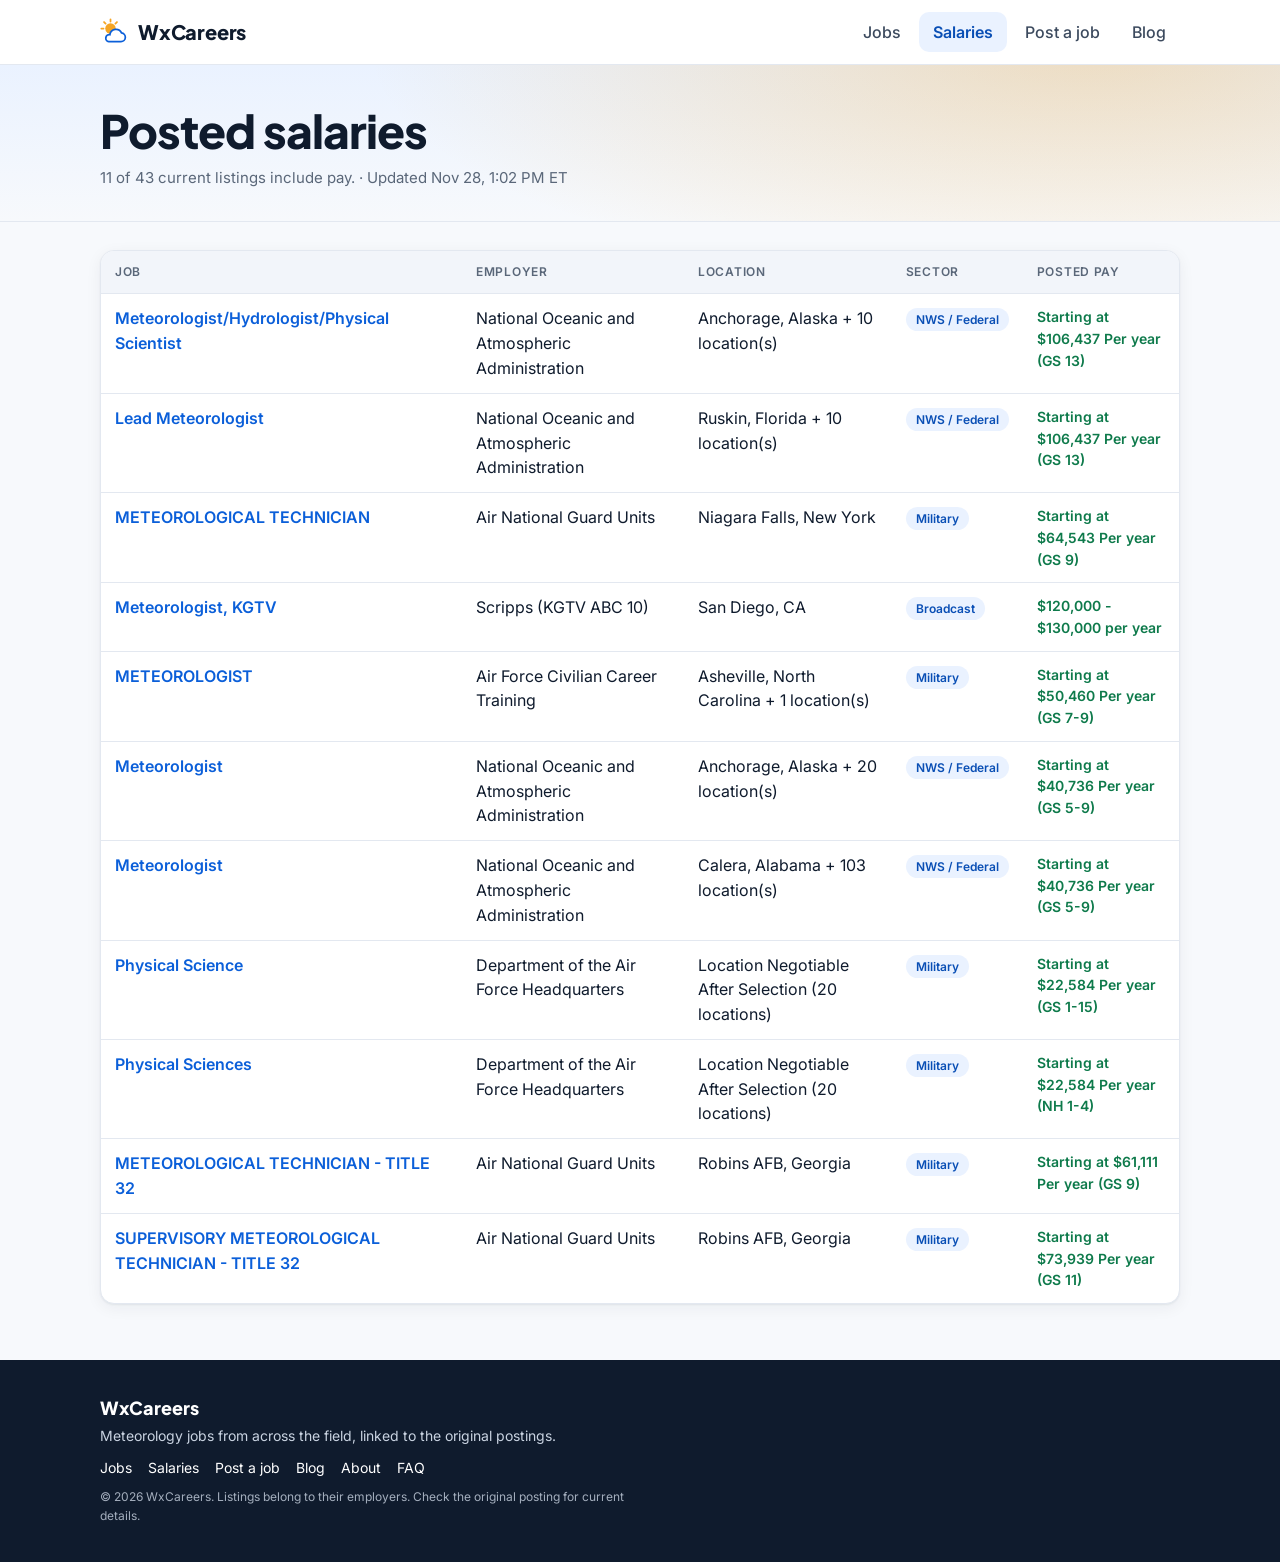
<file: site/salaries.html>
<!doctype html><html lang=en><head><meta charset=utf-8><meta name=viewport content="width=device-width,initial-scale=1"><title>Meteorologist Salaries from Real Job Postings | WxCareers</title><link rel=canonical href="https://wxcareers.com/salaries.html"><meta name=description content="Meteorologist pay from ranges employers post in job listings. No surveys or estimates. See what broadcast, federal, and private jobs offer."><meta property=og:title content="Meteorologist Salaries from Real Job Postings | WxCareers"><meta property=og:description content="Meteorologist pay from ranges employers post in job listings. No surveys or estimates. See what broadcast, federal, and private jobs offer."><meta property=og:site_name content=WxCareers><meta property=og:url content="https://wxcareers.com/salaries.html"><meta name=theme-color content="#0B5FD9"><link rel=preconnect href="https://fonts.googleapis.com"><link rel=preconnect href="https://fonts.gstatic.com" crossorigin><link rel=stylesheet href="https://fonts.googleapis.com/css2?family=Inter:wght@400;500;600;700&family=Plus+Jakarta+Sans:wght@600;700;800&display=swap"><link rel=stylesheet href="style.css?v=3"><link rel=alternate type="application/rss+xml" title="WxCareers Blog" href="https://wxcareers.com/blog/feed.xml"></head><body>
<a class=skip href="#main">Skip to content</a>
<header class=site-header><div class="wrap nav-row"><a class=brand href=index.html><svg class="logo-mark" viewBox="0 0 32 32" aria-hidden="true" width="28" height="28"><circle cx="12" cy="12" r="6" fill="#F5A524"/><g stroke="#F5A524" stroke-width="2" stroke-linecap="round"><path d="M12 1.5v2.5M1.5 12H4M4.6 4.6l1.8 1.8M19.4 4.6l-1.8 1.8"/></g><path d="M10 27h14a5 5 0 0 0 .6-9.96A7 7 0 0 0 11.3 19 4 4 0 0 0 10 27z" fill="#fff" stroke="#0B5FD9" stroke-width="2"/></svg><span>WxCareers</span></a>
<button class=nav-toggle aria-expanded=false aria-controls=site-nav><svg viewBox="0 0 24 24" width=22 height=22 aria-hidden=true><path d="M4 7h16M4 12h16M4 17h16" fill="none" stroke="#0F1B2D" stroke-width="2" stroke-linecap="round"/></svg><span class=sr-only>Menu</span></button>
<nav id=site-nav aria-label=Main><ul><li><a href=index.html>Jobs</a></li><li><a href=salaries.html class=on aria-current=page>Salaries</a></li><li><a href=post.html>Post a job</a></li><li><a href=blog/>Blog</a></li></ul></nav></div></header>
<main id=main>
<section class="hero hero-sm"><div class=wrap><h1>Posted salaries</h1><p class="meta hero-meta" id=sm></p></div></section>
<section class="wrap content"><div class=table-wrap><table><thead><tr><th scope=col>Job</th><th scope=col>Employer</th><th scope=col>Location</th><th scope=col>Sector</th><th scope=col>Posted pay</th></tr></thead><tbody id=t></tbody></table></div></section>
</main><footer class=site-footer><div class=wrap><p class=footer-brand>WxCareers</p><p>Meteorology jobs from across the field, linked to the original postings.</p><p class=footer-links><a href=index.html>Jobs</a><a href=salaries.html>Salaries</a><a href=post.html>Post a job</a><a href=blog/>Blog</a><a href=about.html>About</a><a href=faq.html>FAQ</a></p><p class=small>© 2026 WxCareers. Listings belong to their employers. Check the original posting for current details.</p></div></footer>
<script>(function(){var b=document.querySelector('.nav-toggle'),n=document.getElementById('site-nav');b.addEventListener('click',function(){var o=b.getAttribute('aria-expanded')==='true';b.setAttribute('aria-expanded',String(!o));n.classList.toggle('open',!o)})})();</script>
<script>const LABEL={TV:'Broadcast',federal:'NWS / Federal',private:'Private sector',aviation:'Aviation',military:'Military',academic:'Academic',energy:'Energy'};const lbl=s=>LABEL[s]||s;const fmtUpd=u=>{const d=new Date(/[zZ]|[+-]\d\d:?\d\d$/.test(u)?u:u+'Z');if(isNaN(d))return u;const p=Object.fromEntries(new Intl.DateTimeFormat('en-US',{timeZone:'America/New_York',month:'short',day:'numeric',hour:'numeric',minute:'2-digit'}).formatToParts(d).map(x=>[x.type,x.value]));return `Updated ${p.month} ${p.day}, ${p.hour}:${p.minute} ${p.dayPeriod} ET`};const esc=v=>String(v??'').replace(/[&<>"']/g,c=>({'&':'&amp;','<':'&lt;','>':'&gt;','"':'&quot;',"'":'&#39;'}[c]));fetch('jobs.json').then(r=>r.json()).then(d=>{const s=d.jobs.filter(j=>j.salary);document.getElementById('t').innerHTML=s.map(j=>`<tr><td data-label=Job><a href="${esc(j.url)}" target=_blank rel=noopener>${esc(j.title)}</a></td><td data-label=Employer>${esc(j.employer)}</td><td data-label=Location>${esc(j.location)}</td><td data-label=Sector><span class=tag>${esc(lbl(j.sector))}</span></td><td data-label="Posted pay" class=sal>${esc(j.salary)}</td></tr>`).join('');
document.getElementById('sm').textContent=`${s.length} of ${d.count} current listings include pay. · ${fmtUpd(d.updated)}`;
if(!s.length)document.getElementById('t').innerHTML='<tr><td colspan=5 class=empty>No current listings include pay. Check back after the next update.</td></tr>';
const by={};d.jobs.forEach(j=>{by[j.sector]=by[j.sector]||[0,0];by[j.sector][0]++;if(j.salary)by[j.sector][1]++});
;})</script></body></html>
</file>
<file: site/style.css>
/* WxCareers redesign — tokens */
:root{--ink:#0F1B2D;--ink-2:#3C4A5E;--muted:#5A6779;--line:#E3E8F0;--bg:#F7F9FC;--surface:#FFFFFF;
--sky:#0B5FD9;--sky-600:#0A4FB5;--sky-50:#EAF2FF;--sun:#F5A524;--sun-50:#FFF5E1;--sun-ink:#8A4B00;
--green:#0E7A4B;--green-50:#E6F6EE;--focus:#F5A524;--radius:14px;--shadow:0 1px 2px rgba(15,27,45,.06),0 4px 16px rgba(15,27,45,.06);
--font:"Inter",system-ui,-apple-system,"Segoe UI",Roboto,sans-serif;--display:"Plus Jakarta Sans","Inter",system-ui,sans-serif}
*{box-sizing:border-box}html{-webkit-text-size-adjust:100%}
body{margin:0;font:16px/1.55 var(--font);background:var(--bg);color:var(--ink);min-height:100vh;display:flex;flex-direction:column}
main{flex:1}a{color:var(--sky)}a:hover{color:var(--sky-600)}
.wrap{max-width:1120px;margin:0 auto;padding:0 20px}
.sr-only{position:absolute;width:1px;height:1px;padding:0;margin:-1px;overflow:hidden;clip:rect(0,0,0,0);border:0}
.skip{position:absolute;left:12px;top:-60px;background:var(--ink);color:#fff;padding:10px 14px;border-radius:8px;z-index:100}.skip:focus{top:12px}
:focus-visible{outline:3px solid var(--focus);outline-offset:2px;border-radius:6px}
/* header */
.site-header{position:sticky;top:0;z-index:50;background:rgba(255,255,255,.92);backdrop-filter:saturate(1.4) blur(10px);border-bottom:1px solid var(--line)}
.nav-row{display:flex;align-items:center;justify-content:space-between;min-height:64px;flex-wrap:wrap}
.brand{display:flex;align-items:center;gap:10px;font:800 20px/1 var(--display);color:var(--ink);text-decoration:none;letter-spacing:-.01em}
.nav-toggle{padding:0;min-height:44px;display:inline-flex;align-items:center;justify-content:center;width:44px;height:44px;border:1px solid var(--line);background:#fff;border-radius:10px;color:var(--ink);cursor:pointer}
#site-nav{display:none;width:100%}#site-nav.open{display:block}
#site-nav ul{list-style:none;margin:0;padding:8px 0 14px;display:flex;flex-direction:column;gap:2px}
#site-nav a{display:block;padding:12px 14px;border-radius:10px;color:var(--ink-2);text-decoration:none;font-weight:500}
#site-nav a:hover{background:var(--sky-50);color:var(--sky-600)}
#site-nav a.on{color:var(--sky-600);background:var(--sky-50);font-weight:600}
@media(min-width:760px){.nav-toggle{display:none}#site-nav{display:block;width:auto}#site-nav ul{flex-direction:row;padding:0;gap:4px}#site-nav a{padding:8px 14px}}
/* hero */
.hero{background:radial-gradient(1200px 400px at 85% -10%,rgba(245,165,36,.28),transparent 60%),linear-gradient(180deg,#EAF2FF 0%,#F7F9FC 100%);padding:44px 0 28px;border-bottom:1px solid var(--line)}
.hero-sm{padding:40px 0 32px}
h1,h2,h3{font-family:var(--display);letter-spacing:-.02em;color:var(--ink)}
h1{font-size:clamp(30px,5vw,46px);line-height:1.1;margin:0 0 10px;font-weight:800}
.hero-lede{font-size:18px;color:var(--ink-2);margin:0;max-width:60ch}
.meta{color:var(--muted);font-size:14px;margin:0}.hero-meta{font-size:15px}
.content{padding:28px 20px 56px}
/* filters */
.bar{display:flex;gap:10px;flex-wrap:wrap;margin:20px 0 0}
.filters{display:grid;grid-template-columns:1fr 1fr;gap:10px;background:#fff;padding:10px;border:1px solid var(--line);border-radius:var(--radius);box-shadow:var(--shadow)}
.field{position:relative;display:flex;align-items:center}
.field-search{grid-column:1/-1}.field-grow{flex:1;min-width:200px}
@media(min-width:760px){.filters{grid-template-columns:200px 200px 1fr}.field-search{grid-column:auto}}
select,input,button{font:inherit;color:var(--ink)}
select,input{width:100%;min-height:46px;padding:10px 14px;border:1px solid #CCD5E1;border-radius:10px;background:#fff}
select{appearance:none;background-image:url("data:image/svg+xml,%3Csvg xmlns='http://www.w3.org/2000/svg' width='12' height='8'%3E%3Cpath d='M1 1l5 5 5-5' fill='none' stroke='%233C4A5E' stroke-width='2'/%3E%3C/svg%3E");background-repeat:no-repeat;background-position:right 14px center;padding-right:36px}
.field-search input{padding-left:40px}.field .ico{position:absolute;left:13px;color:var(--muted);pointer-events:none}
select:hover,input:hover{border-color:#9FB0C6}
button:not(.nav-toggle){min-height:46px;padding:10px 22px;border:0;border-radius:10px;background:var(--sky);color:#fff;font-weight:600;cursor:pointer}
button:not(.nav-toggle):hover{background:var(--sky-600)}
/* jobs */
.result-count{font-weight:600;color:var(--ink-2);margin:0 0 12px;font-size:14px}
.job-list{display:grid;gap:12px}
.job{display:flex;justify-content:space-between;align-items:flex-start;gap:16px;background:var(--surface);border:1px solid var(--line);border-radius:var(--radius);padding:18px 20px;box-shadow:var(--shadow);transition:border-color .15s,transform .15s}
.job:hover{border-color:#B9CCEB;transform:translateY(-1px)}
.job-main{min-width:0}
.job-title{font-size:18px;margin:0 0 2px;line-height:1.3}
.job-title a{color:var(--ink);text-decoration:none}.job-title a:hover{color:var(--sky)}
.job-employer{margin:0 0 6px;color:var(--ink-2);font-weight:500}
.job .meta{display:flex;flex-wrap:wrap;gap:4px 14px}
.job .meta span+span::before{content:"";display:inline-block;width:4px;height:4px;border-radius:50%;background:#B4BFCD;margin-right:14px;vertical-align:middle;margin-left:-8px}
.sal{display:inline-block;margin:10px 0 0;color:var(--green);background:var(--green-50);font-weight:600;font-size:14px;padding:3px 10px;border-radius:999px}
td.sal{display:table-cell;background:none;padding:12px 14px;border-radius:0}
.tag{font-size:12px;font-weight:600;padding:4px 10px;border-radius:999px;background:var(--sky-50);color:var(--sky-600);white-space:nowrap}
.tag-tv{background:#F1EBFF;color:#5B34C7}.tag-federal{background:#E6F0FF;color:#0A4FB5}.tag-private{background:var(--green-50);color:var(--green)}
.tag-aviation{background:#E3F6FA;color:#0A6577}.tag-military{background:#EEF1E4;color:#4C5A17}.tag-academic{background:var(--sun-50);color:var(--sun-ink)}
.empty{padding:32px;text-align:center;color:var(--muted);background:#fff;border:1px dashed #CCD5E1;border-radius:var(--radius)}
@media(max-width:520px){.job{flex-direction:column-reverse;gap:10px}}
/* table */
.table-wrap{background:#fff;border:1px solid var(--line);border-radius:var(--radius);box-shadow:var(--shadow);overflow:hidden}
table{width:100%;border-collapse:collapse}
th{font-size:12px;text-transform:uppercase;letter-spacing:.06em;color:var(--muted);background:#F2F5FA;font-weight:600}
td,th{padding:12px 14px;border-bottom:1px solid var(--line);text-align:left;vertical-align:top}
tbody tr:last-child td{border-bottom:0}tbody tr:hover{background:#FAFBFE}
td a{font-weight:600;text-decoration:none}
@media(max-width:700px){thead{position:absolute;left:-9999px}table,tbody,tr,td{display:block}tr{padding:12px 14px;border-bottom:1px solid var(--line)}
td,td.sal{border:0;padding:3px 0;display:flex;gap:12px}td::before{content:attr(data-label);flex:0 0 96px;font-size:12px;text-transform:uppercase;letter-spacing:.05em;color:var(--muted);padding-top:2px}}
/* cards */
.card-grid{display:grid;gap:16px}@media(min-width:760px){.card-grid{grid-template-columns:repeat(3,1fr)}}
.card{background:#fff;border:1px solid var(--line);border-radius:var(--radius);padding:24px;box-shadow:var(--shadow)}
.card h3{margin:0 0 8px;font-size:20px}.card p{margin:0;color:var(--ink-2)}
.card-feature{border:2px solid var(--sky);position:relative;background:linear-gradient(180deg,#fff,#F5F9FF)}
.card-narrow{max-width:620px}.card-narrow .bar{margin:0 0 12px}
.tbd{color:var(--sun-ink);background:var(--sun-50);font-weight:600;padding:1px 8px;border-radius:6px}
.note{margin-top:20px}
/* footer */
.site-footer{background:var(--ink);color:#C9D3E1;padding:36px 0;font-size:14px}
.site-footer p{margin:0;max-width:70ch}.footer-brand{font:800 18px var(--display);color:#fff;margin-bottom:6px!important}
@media(prefers-reduced-motion:reduce){*{transition:none!important}}
/* staging additions */
.cta-row{display:flex;gap:12px;flex-wrap:wrap;margin:18px 0 8px}
.btn{display:inline-block;padding:11px 18px;border-radius:10px;font-weight:600;text-decoration:none;border:1px solid transparent}
.btn-primary{background:#0B5FD9;color:#fff}.btn-secondary{background:#fff;color:#0B5FD9;border-color:#BFD3F2}
.status-note{margin:18px 0;font-weight:500}.method{margin-top:20px;max-width:75ch;color:var(--ink-2);font-size:14px}
.footer-links{display:flex;gap:16px;margin:10px 0!important;flex-wrap:wrap}.footer-links a{color:#fff;text-decoration:none}.small{font-size:12px;opacity:.8}
.free{color:#17703a;font-weight:700}
/* blog */
.post-list{display:grid;gap:14px;margin:8px 0 24px}.post-card{background:#fff;border:1px solid var(--line);border-radius:var(--radius);padding:18px 20px}
.post-card h2{margin:0 0 6px;font:700 20px var(--display)}.post-card h2 a{color:var(--ink);text-decoration:none}.post-card h2 a:hover{color:#0B5FD9}
.post-card p{margin:0;color:var(--ink-2)}.post-date{color:var(--muted);font-size:13px;margin-bottom:6px!important}
.coming-soon{background:#fff;border:1px dashed #CCD5E1;border-radius:var(--radius);padding:40px 24px;text-align:center;margin:8px 0 24px}
.coming-soon h2{font:700 22px var(--display);margin:8px 0}.coming-soon p{color:var(--ink-2);margin:0 auto 16px;max-width:52ch}
.article{max-width:720px;margin:0 auto;font-size:17px;line-height:1.7;color:var(--ink)}
.article h2{font:700 24px var(--display);margin:32px 0 10px}.article h3{font:700 19px var(--display);margin:24px 0 8px}
.article a{color:#0B5FD9}.article blockquote{border-left:3px solid #BFD3F2;margin:16px 0;padding:4px 16px;color:var(--ink-2)}
.article pre{background:#0F1B2D;color:#E6EDF7;padding:14px;border-radius:8px;overflow:auto;font-size:14px}.article code{font-size:.92em}
.article img{max-width:100%;border-radius:8px}.back{display:inline-block;margin:24px 0 0;color:#0B5FD9;text-decoration:none;font-weight:600}

.prose{max-width:720px}.prose h2{font-size:1.15rem;margin:1.6em 0 .4em}.prose p{line-height:1.65;margin:0 0 1em}
@media(min-width:760px){.card-grid-2{grid-template-columns:repeat(2,1fr)}}
</file>
